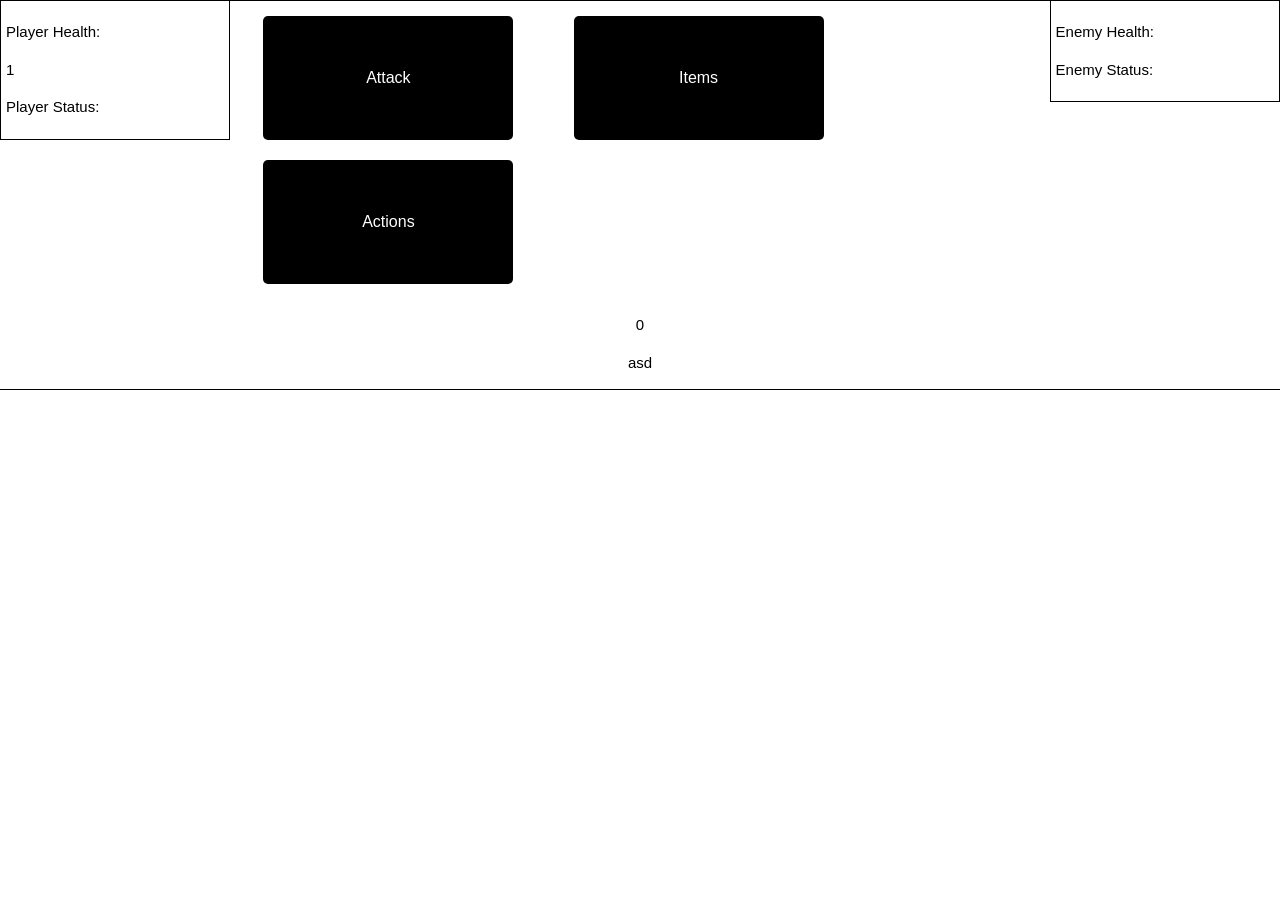
<file: index.html>
<!DOCTYPE HTML>
<html>
    <head>
		<script src="./node_modules/socket.io-client/dist/socket.io.js"></script>
		<link rel="stylesheet" href="https://www.w3schools.com/w3css/4/w3.css" />
		<link rel='stylesheet' href='./index.css' />
		<link rel='stylesheet' href='./align.css' />
    </head>

    <body>
		<div class="container" style="border-style:hidden hidden solid">
			<div class="container collumS" style="border-style:solid">
				<p>Player Health: <p id="player">1</p></p>
				<p class="button stayCenter" id="leftButton" style="display:none" onclick="loadButtons(currentList, 'left')"><</p>
				<p>Player Status: <p id="playerStatus"></p></p>
			</div>
			
			<div class="container collumM" style="border-style:solid hidden hidden" id="menu">
				<p class='button attack stayCenter' onclick="choice(1)">Attack</p>
				<p class='button attack stayCenter' onclick="choice(2)">Items</p>
				<p class='button attack stayCenter' onclick="choice(3)">Actions</p>
			</div>
			<div class="container collumS" style="border-style:solid">
				<p>Enemy Health: <p id="enemy"></p></p>
				<p class="button stayCenter" id="rightButton" style="display:none" onclick="loadButtons(currentList, 'right')">></p>
				<p>Enemy Status: <p id="enemyStatus"></p></p>
				
			</div>
			
			<div class="container" style="border-style:hidden">
				<p class="stayCenter" id="advantage">0</p>
				<p class="stayCenter" id="output">asd</p>
			</div>
		</div>
    </body>

	<head>
		<script src='./client.js'></script>
	</head>
</html>
</file>
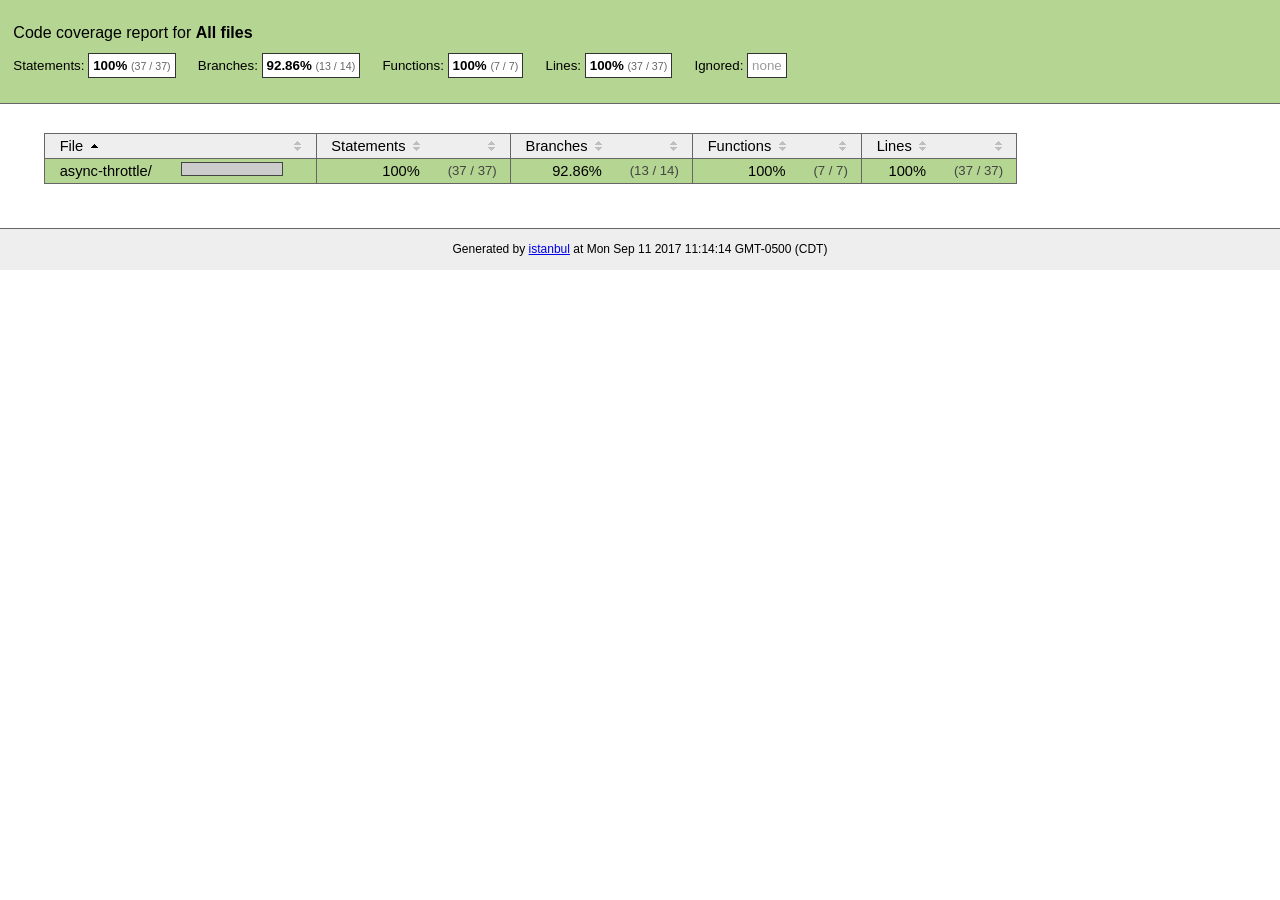
<file: node_modules/async-limiter/coverage/lcov-report/index.html>
<!doctype html>
<html lang="en">
<head>
    <title>Code coverage report for All files</title>
    <meta charset="utf-8">
    <link rel="stylesheet" href="prettify.css">
    <link rel="stylesheet" href="base.css">
    <style type='text/css'>
        div.coverage-summary .sorter {
            background-image: url(sort-arrow-sprite.png);
        }
    </style>
</head>
<body>
<div class="header high">
    <h1>Code coverage report for <span class="entity">All files</span></h1>
    <h2>
        Statements: <span class="metric">100% <small>(37 / 37)</small></span> &nbsp;&nbsp;&nbsp;&nbsp;
        Branches: <span class="metric">92.86% <small>(13 / 14)</small></span> &nbsp;&nbsp;&nbsp;&nbsp;
        Functions: <span class="metric">100% <small>(7 / 7)</small></span> &nbsp;&nbsp;&nbsp;&nbsp;
        Lines: <span class="metric">100% <small>(37 / 37)</small></span> &nbsp;&nbsp;&nbsp;&nbsp;
        Ignored: <span class="metric"><span class="ignore-none">none</span></span> &nbsp;&nbsp;&nbsp;&nbsp;
    </h2>
    <div class="path"></div>
</div>
<div class="body">
<div class="coverage-summary">
<table>
<thead>
<tr>
   <th data-col="file" data-fmt="html" data-html="true" class="file">File</th>
   <th data-col="pic" data-type="number" data-fmt="html" data-html="true" class="pic"></th>
   <th data-col="statements" data-type="number" data-fmt="pct" class="pct">Statements</th>
   <th data-col="statements_raw" data-type="number" data-fmt="html" class="abs"></th>
   <th data-col="branches" data-type="number" data-fmt="pct" class="pct">Branches</th>
   <th data-col="branches_raw" data-type="number" data-fmt="html" class="abs"></th>
   <th data-col="functions" data-type="number" data-fmt="pct" class="pct">Functions</th>
   <th data-col="functions_raw" data-type="number" data-fmt="html" class="abs"></th>
   <th data-col="lines" data-type="number" data-fmt="pct" class="pct">Lines</th>
   <th data-col="lines_raw" data-type="number" data-fmt="html" class="abs"></th>
</tr>
</thead>
<tbody><tr>
	<td class="file high" data-value="async-throttle/"><a href="async-throttle/index.html">async-throttle/</a></td>
	<td data-value="100" class="pic high"><span class="cover-fill cover-full" style="width: 100px;"></span><span class="cover-empty" style="width:0px;"></span></td>
	<td data-value="100" class="pct high">100%</td>
	<td data-value="37" class="abs high">(37&nbsp;/&nbsp;37)</td>
	<td data-value="92.86" class="pct high">92.86%</td>
	<td data-value="14" class="abs high">(13&nbsp;/&nbsp;14)</td>
	<td data-value="100" class="pct high">100%</td>
	<td data-value="7" class="abs high">(7&nbsp;/&nbsp;7)</td>
	<td data-value="100" class="pct high">100%</td>
	<td data-value="37" class="abs high">(37&nbsp;/&nbsp;37)</td>
	</tr>

</tbody>
</table>
</div>
</div>
<div class="footer">
    <div class="meta">Generated by <a href="http://istanbul-js.org/" target="_blank">istanbul</a> at Mon Sep 11 2017 11:14:14 GMT-0500 (CDT)</div>
</div>
<script src="prettify.js"></script>
<script>
window.onload = function () {
        if (typeof prettyPrint === 'function') {
            prettyPrint();
        }
};
</script>
<script src="sorter.js"></script>
</body>
</html>
</file>
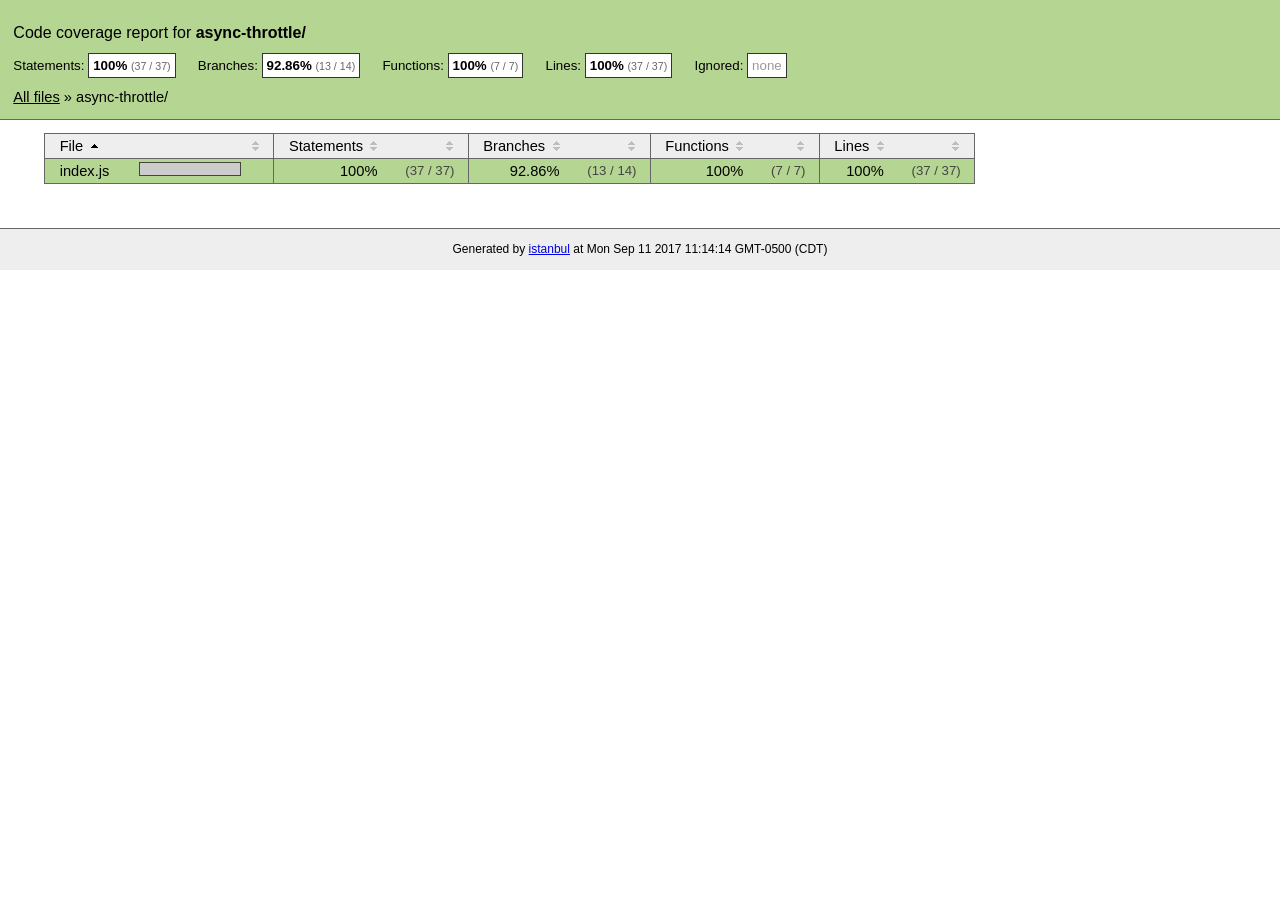
<file: node_modules/async-limiter/coverage/lcov-report/async-throttle/index.html>
<!doctype html>
<html lang="en">
<head>
    <title>Code coverage report for async-throttle/</title>
    <meta charset="utf-8">
    <link rel="stylesheet" href="../prettify.css">
    <link rel="stylesheet" href="../base.css">
    <style type='text/css'>
        div.coverage-summary .sorter {
            background-image: url(../sort-arrow-sprite.png);
        }
    </style>
</head>
<body>
<div class="header high">
    <h1>Code coverage report for <span class="entity">async-throttle/</span></h1>
    <h2>
        Statements: <span class="metric">100% <small>(37 / 37)</small></span> &nbsp;&nbsp;&nbsp;&nbsp;
        Branches: <span class="metric">92.86% <small>(13 / 14)</small></span> &nbsp;&nbsp;&nbsp;&nbsp;
        Functions: <span class="metric">100% <small>(7 / 7)</small></span> &nbsp;&nbsp;&nbsp;&nbsp;
        Lines: <span class="metric">100% <small>(37 / 37)</small></span> &nbsp;&nbsp;&nbsp;&nbsp;
        Ignored: <span class="metric"><span class="ignore-none">none</span></span> &nbsp;&nbsp;&nbsp;&nbsp;
    </h2>
    <div class="path"><a href="../index.html">All files</a> &#187; async-throttle/</div>
</div>
<div class="body">
<div class="coverage-summary">
<table>
<thead>
<tr>
   <th data-col="file" data-fmt="html" data-html="true" class="file">File</th>
   <th data-col="pic" data-type="number" data-fmt="html" data-html="true" class="pic"></th>
   <th data-col="statements" data-type="number" data-fmt="pct" class="pct">Statements</th>
   <th data-col="statements_raw" data-type="number" data-fmt="html" class="abs"></th>
   <th data-col="branches" data-type="number" data-fmt="pct" class="pct">Branches</th>
   <th data-col="branches_raw" data-type="number" data-fmt="html" class="abs"></th>
   <th data-col="functions" data-type="number" data-fmt="pct" class="pct">Functions</th>
   <th data-col="functions_raw" data-type="number" data-fmt="html" class="abs"></th>
   <th data-col="lines" data-type="number" data-fmt="pct" class="pct">Lines</th>
   <th data-col="lines_raw" data-type="number" data-fmt="html" class="abs"></th>
</tr>
</thead>
<tbody><tr>
	<td class="file high" data-value="index.js"><a href="index.js.html">index.js</a></td>
	<td data-value="100" class="pic high"><span class="cover-fill cover-full" style="width: 100px;"></span><span class="cover-empty" style="width:0px;"></span></td>
	<td data-value="100" class="pct high">100%</td>
	<td data-value="37" class="abs high">(37&nbsp;/&nbsp;37)</td>
	<td data-value="92.86" class="pct high">92.86%</td>
	<td data-value="14" class="abs high">(13&nbsp;/&nbsp;14)</td>
	<td data-value="100" class="pct high">100%</td>
	<td data-value="7" class="abs high">(7&nbsp;/&nbsp;7)</td>
	<td data-value="100" class="pct high">100%</td>
	<td data-value="37" class="abs high">(37&nbsp;/&nbsp;37)</td>
	</tr>

</tbody>
</table>
</div>
</div>
<div class="footer">
    <div class="meta">Generated by <a href="http://istanbul-js.org/" target="_blank">istanbul</a> at Mon Sep 11 2017 11:14:14 GMT-0500 (CDT)</div>
</div>
<script src="../prettify.js"></script>
<script>
window.onload = function () {
        if (typeof prettyPrint === 'function') {
            prettyPrint();
        }
};
</script>
<script src="../sorter.js"></script>
</body>
</html>
</file>
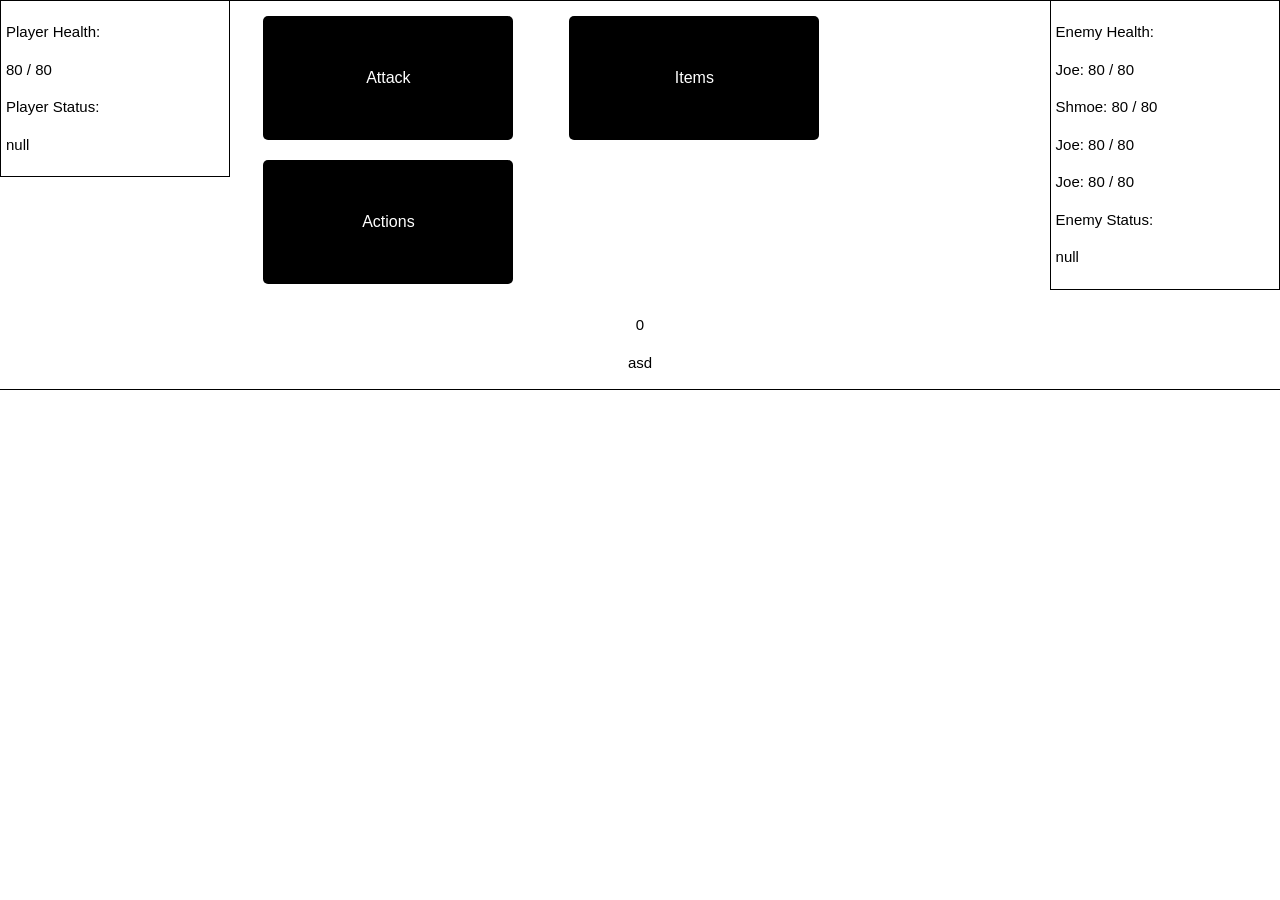
<file: socketless.html>
<!DOCTYPE HTML>
<html>
    <head>
		<link rel="stylesheet" href="https://www.w3schools.com/w3css/4/w3.css" />
		<link rel='stylesheet' href='./index.css' />
		<link rel='stylesheet' href='./align.css' />
    </head>

    <body>
		<div class="container" style="border-style:hidden hidden solid">
			<div class="container collumS" style="border-style:solid">
				<p>Player Health: <p id="player">1</p></p>
				<p class="button stayCenter" id="leftButton" style="display:none" onclick="loadButtons(currentList, 'left')"><</p>
				<p>Player Status: <p id="playerStatus">null</p></p>
			</div>
			
			<div class="container collumM" style="border-style:solid hidden hidden" id="menu">
				<p class='button attack stayCenter' onclick="choice(1)">Attack</p>
				<p class='button attack stayCenter' onclick="choice(2)">Items</p>
				<p class='button attack stayCenter' onclick="choice(3)">Actions</p>
			</div>
			<div class="container collumS" style="border-style:solid">
				<p>Enemy Health: <p id="enemy"></p></p>
				<p class="button stayCenter" id="rightButton" style="display:none" onclick="loadButtons(currentList, 'right')">></p>
				<p>Enemy Status: <p id="enemyStatus">null</p></p>
				
			</div>
			
			<div class="container" style="border-style:hidden">
				<p class="stayCenter" id="advantage">0</p>
				<p class="stayCenter" id="output">asd</p>
			</div>
		</div>
    </body>

	<head>
		<script src='./clientSocketless.js'></script>
	</head>
</html>
</file>
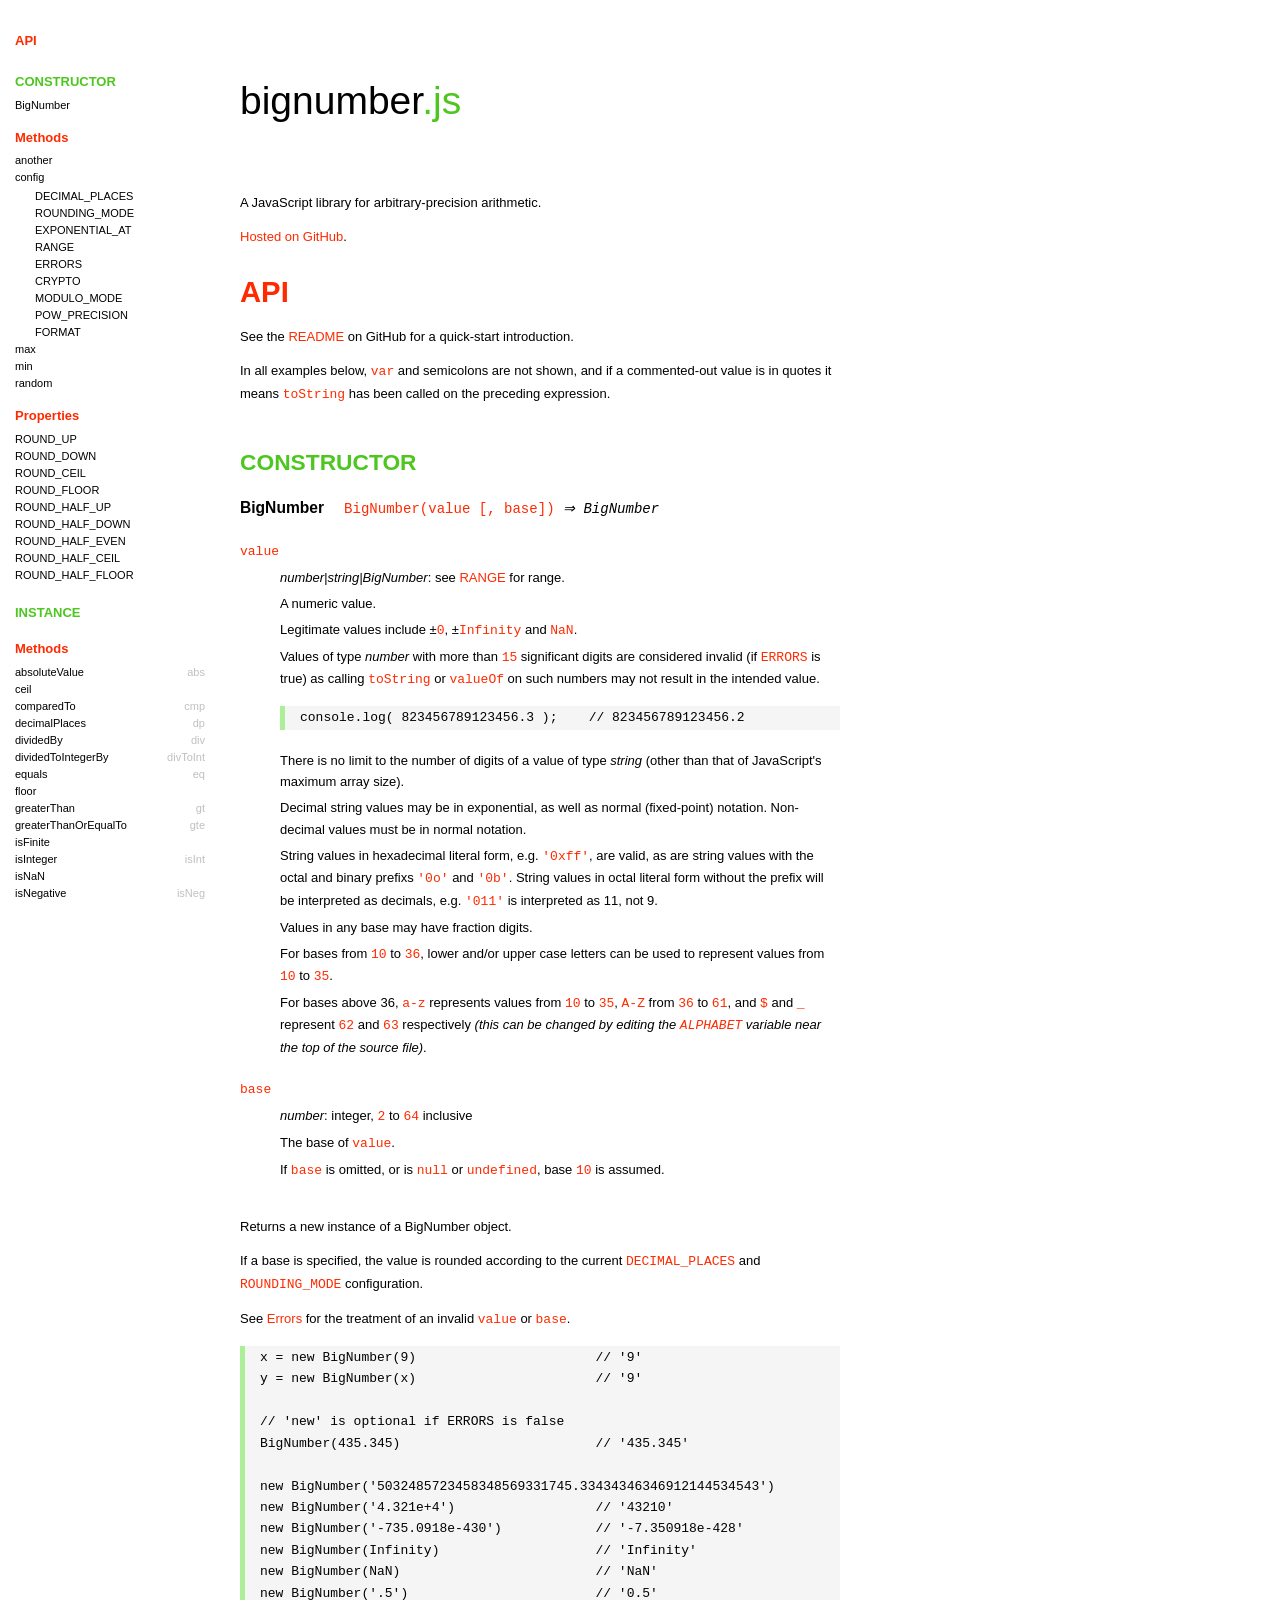
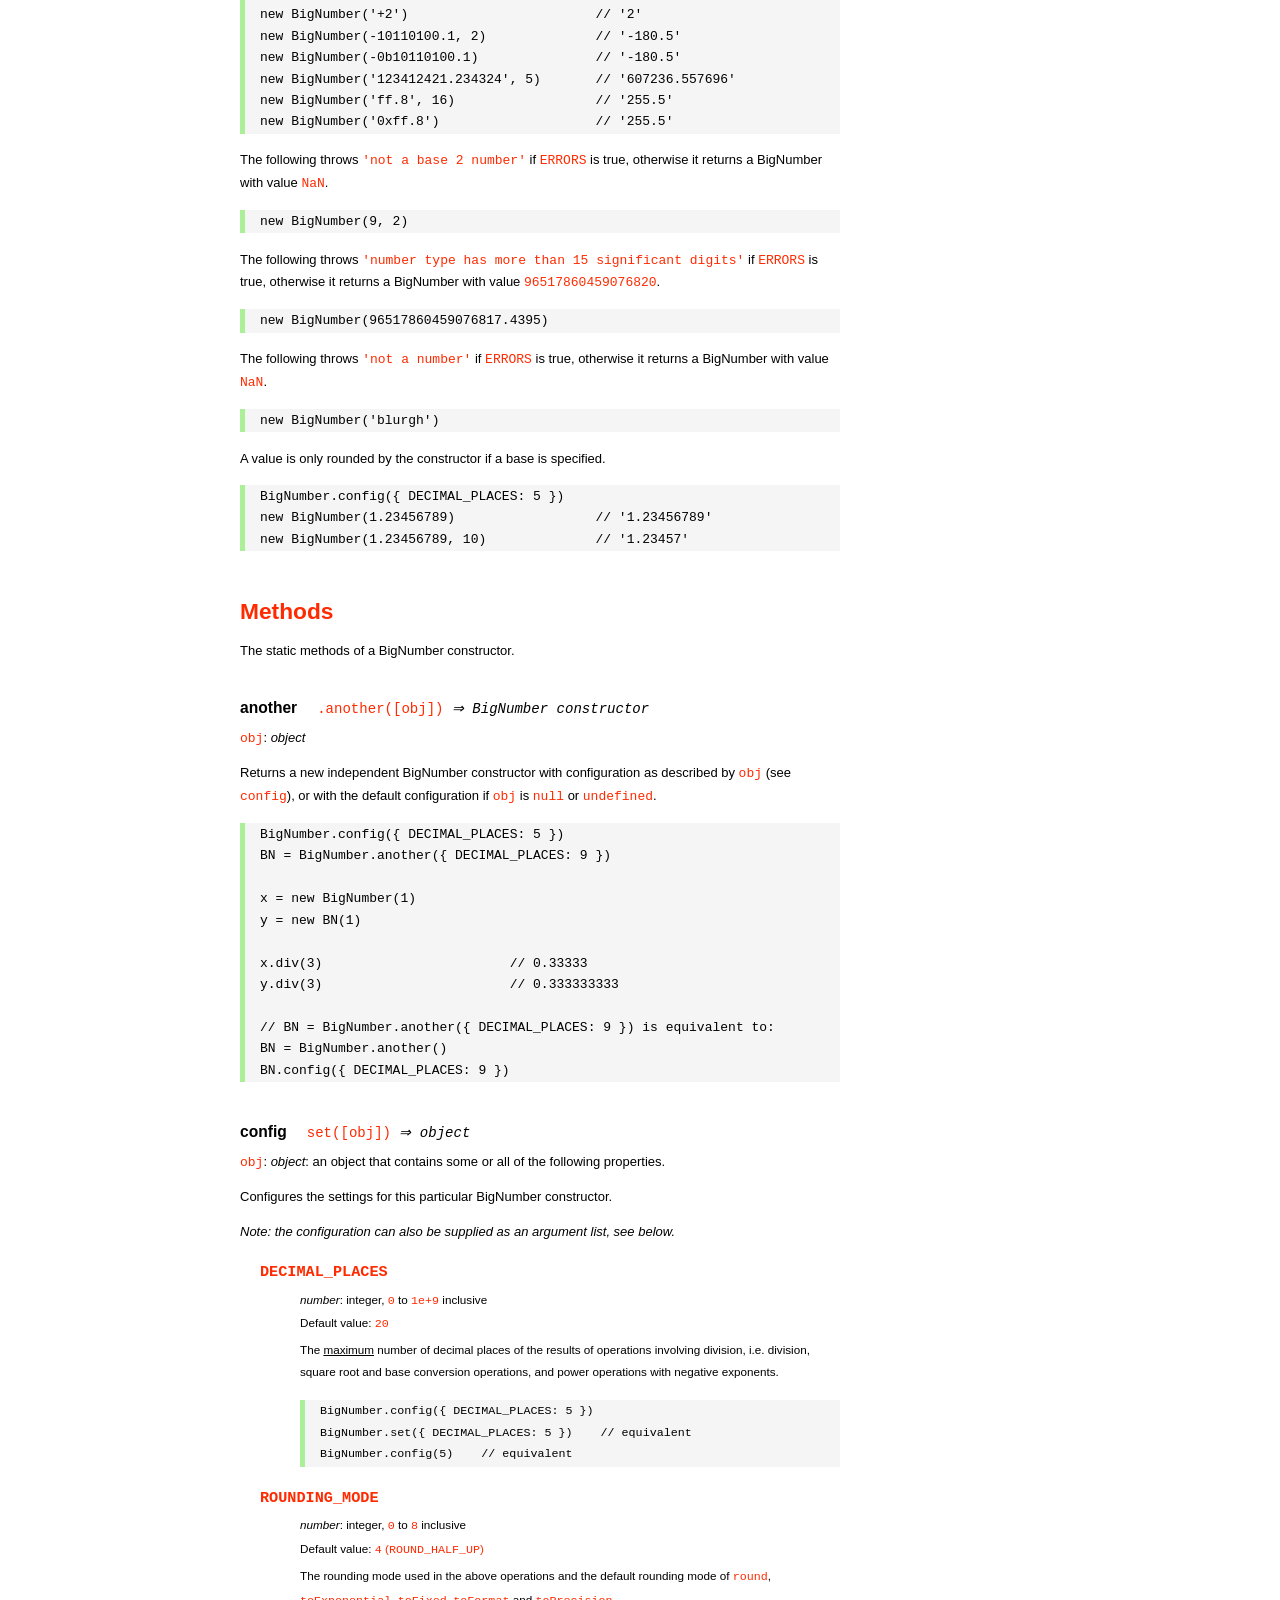
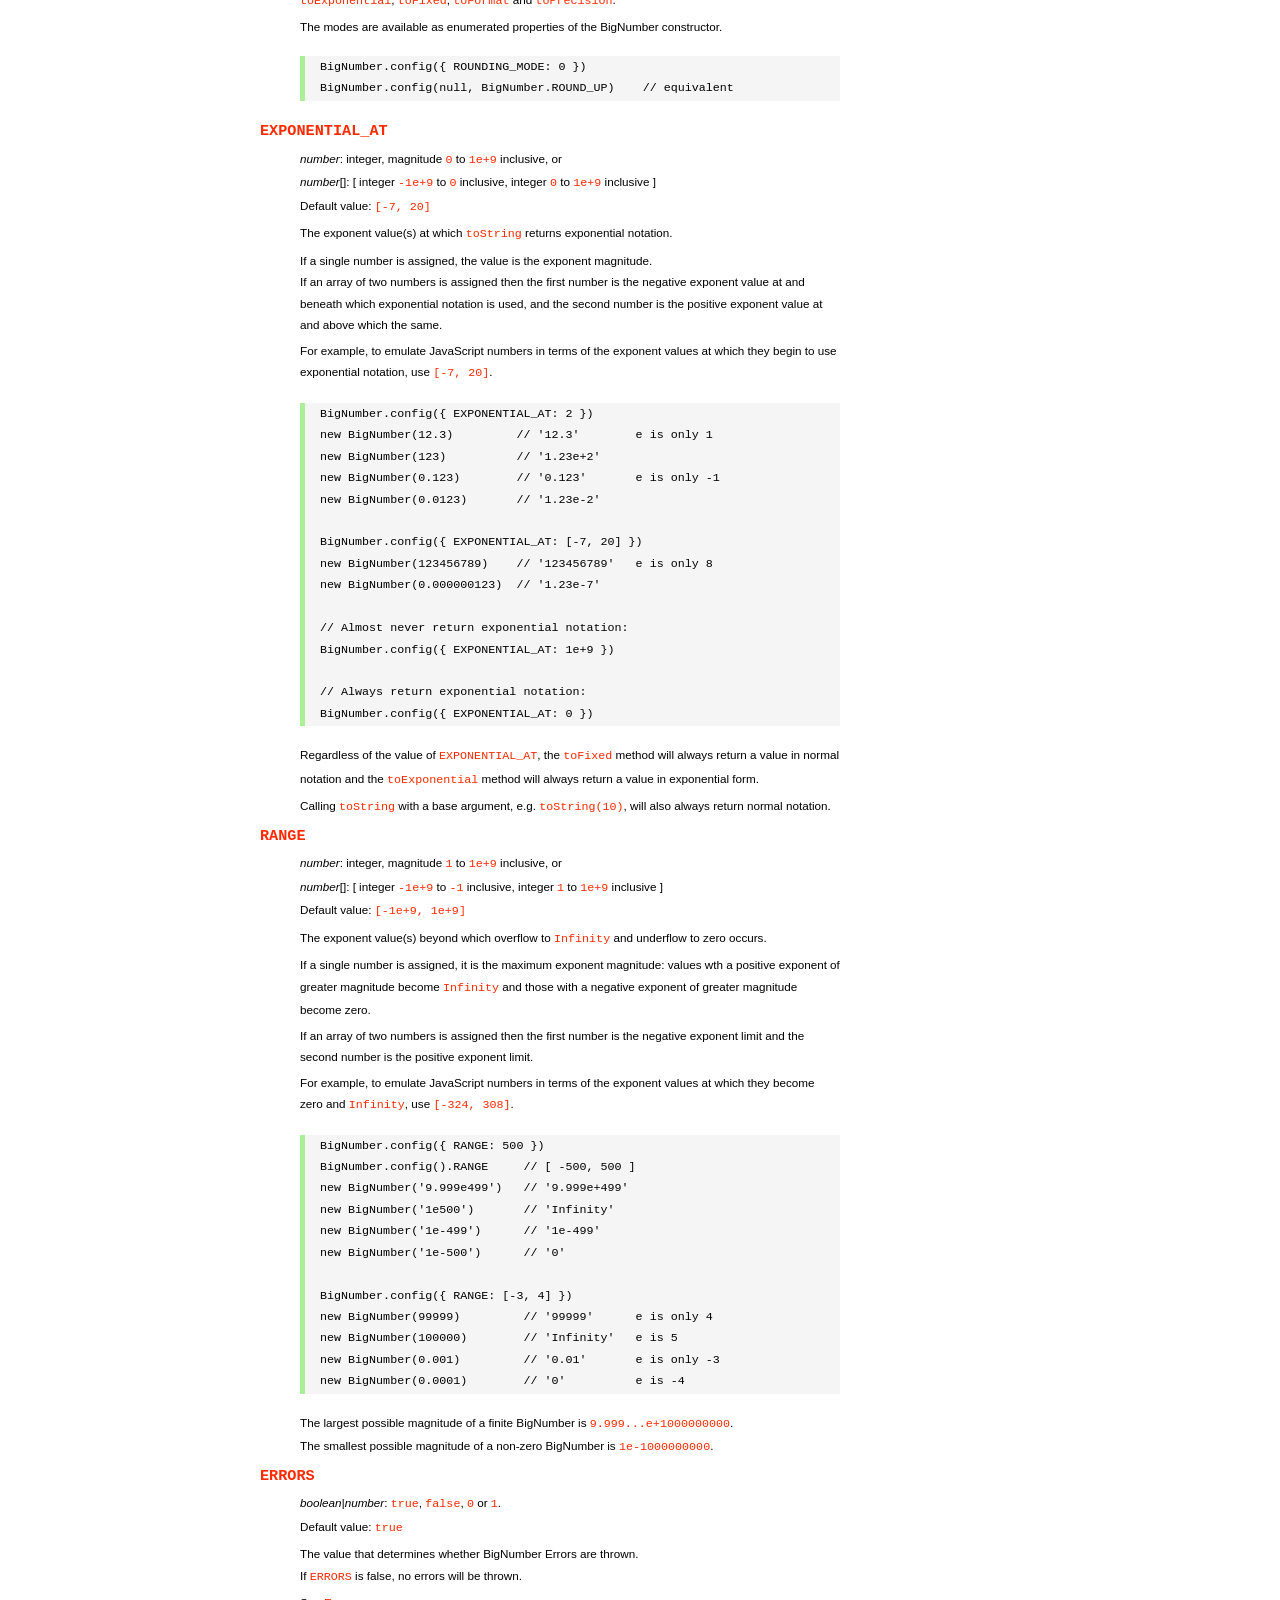
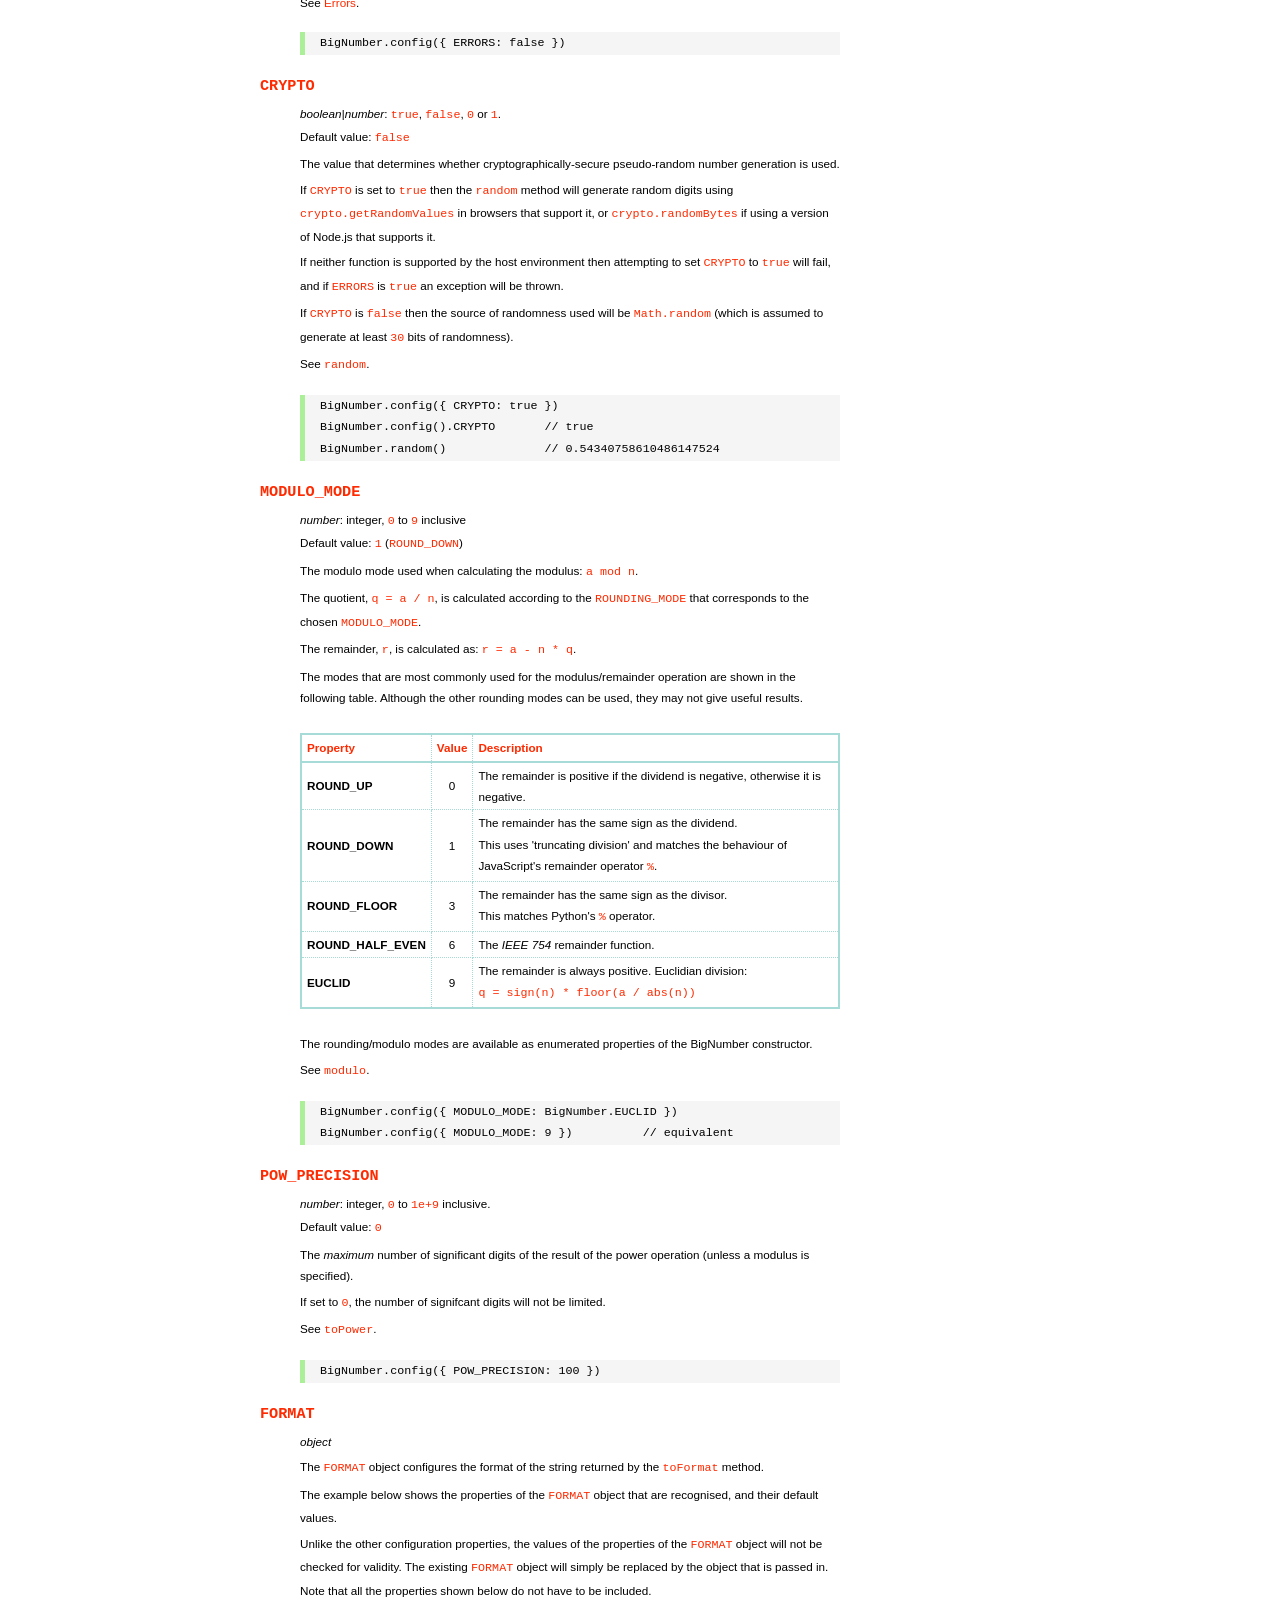
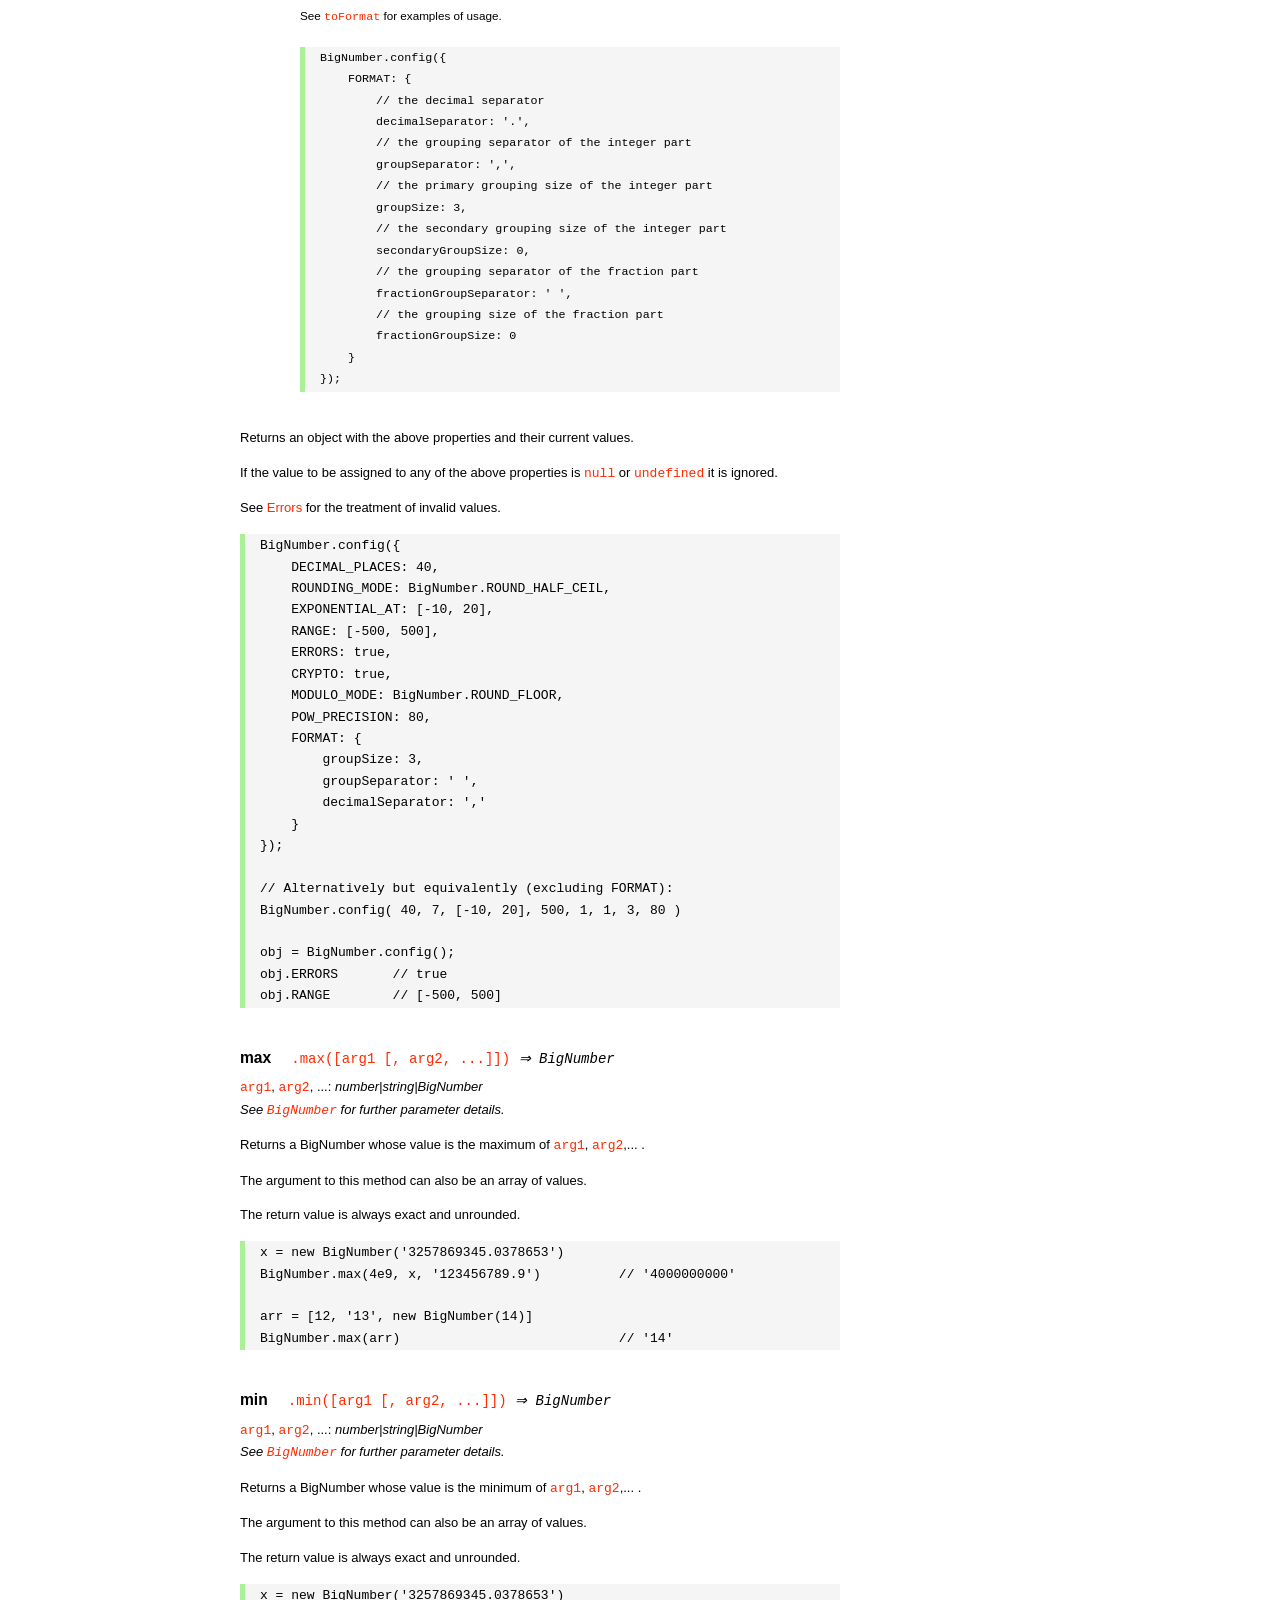
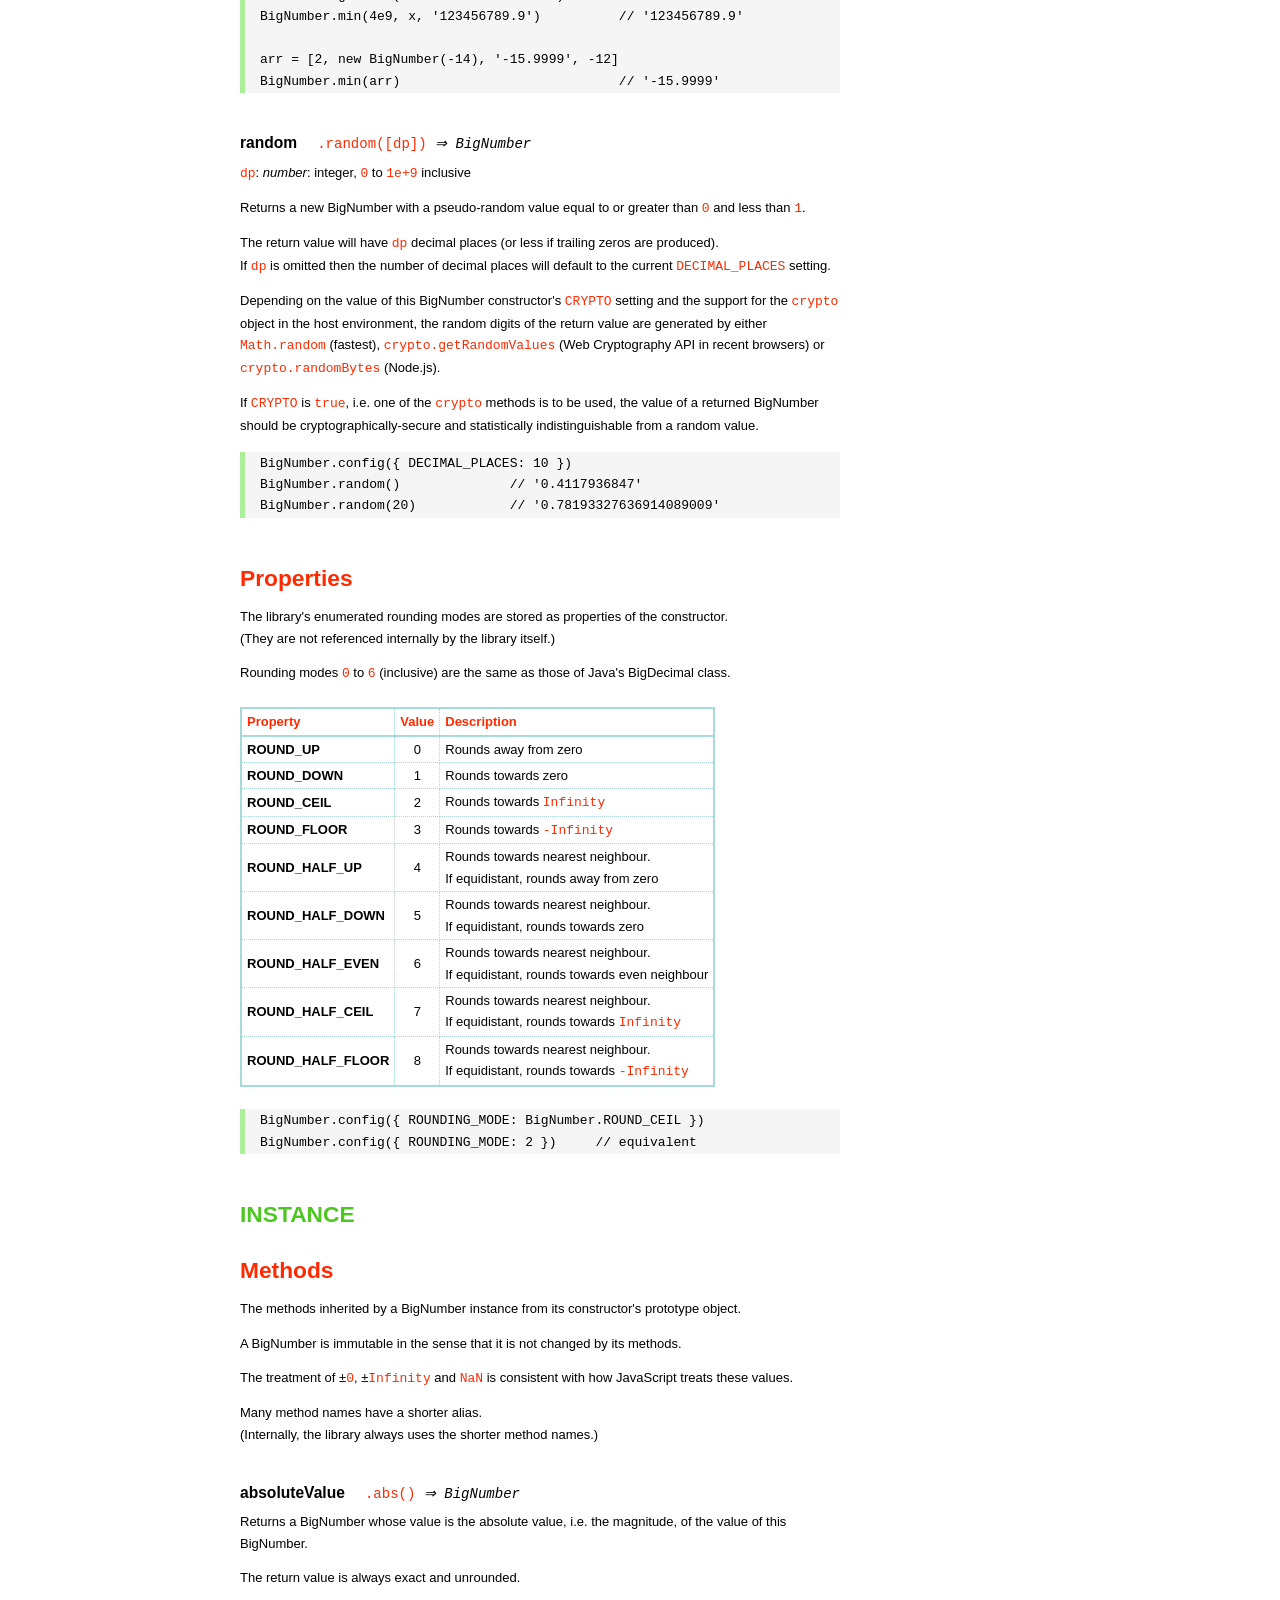
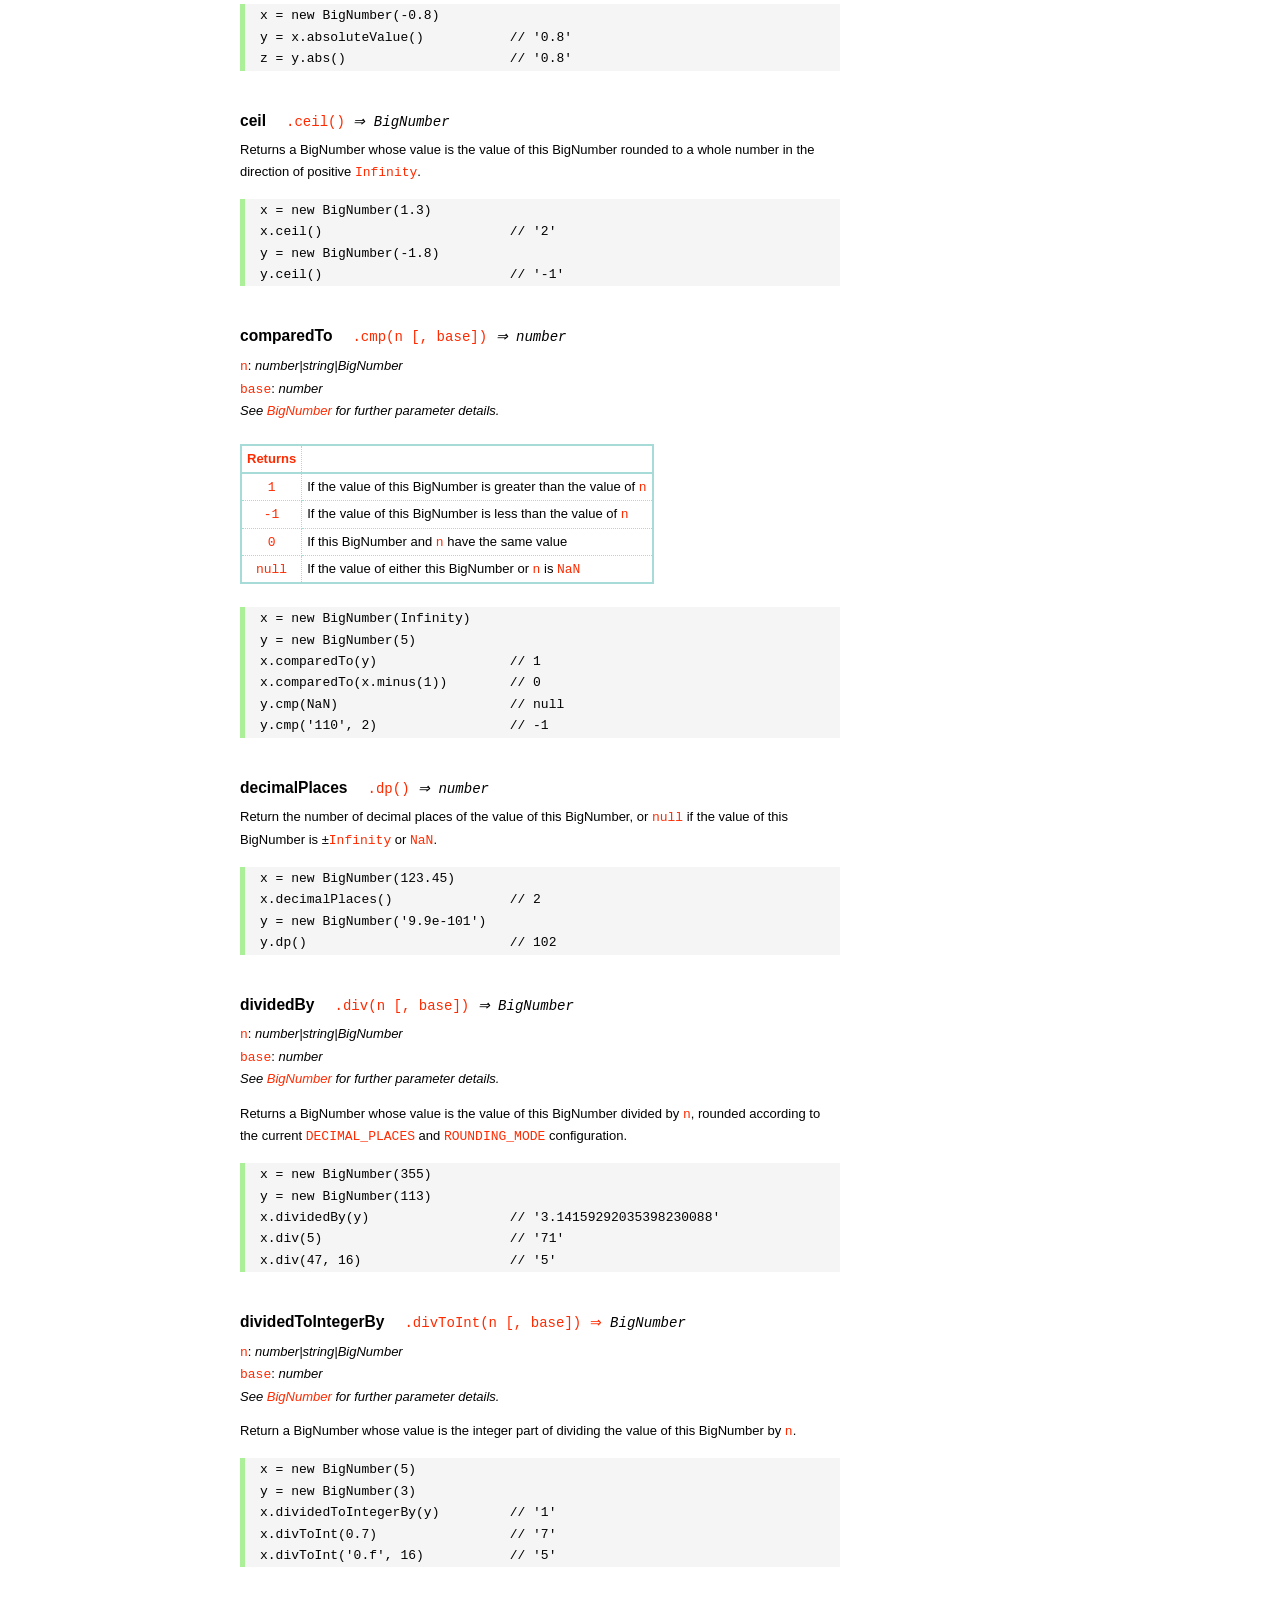
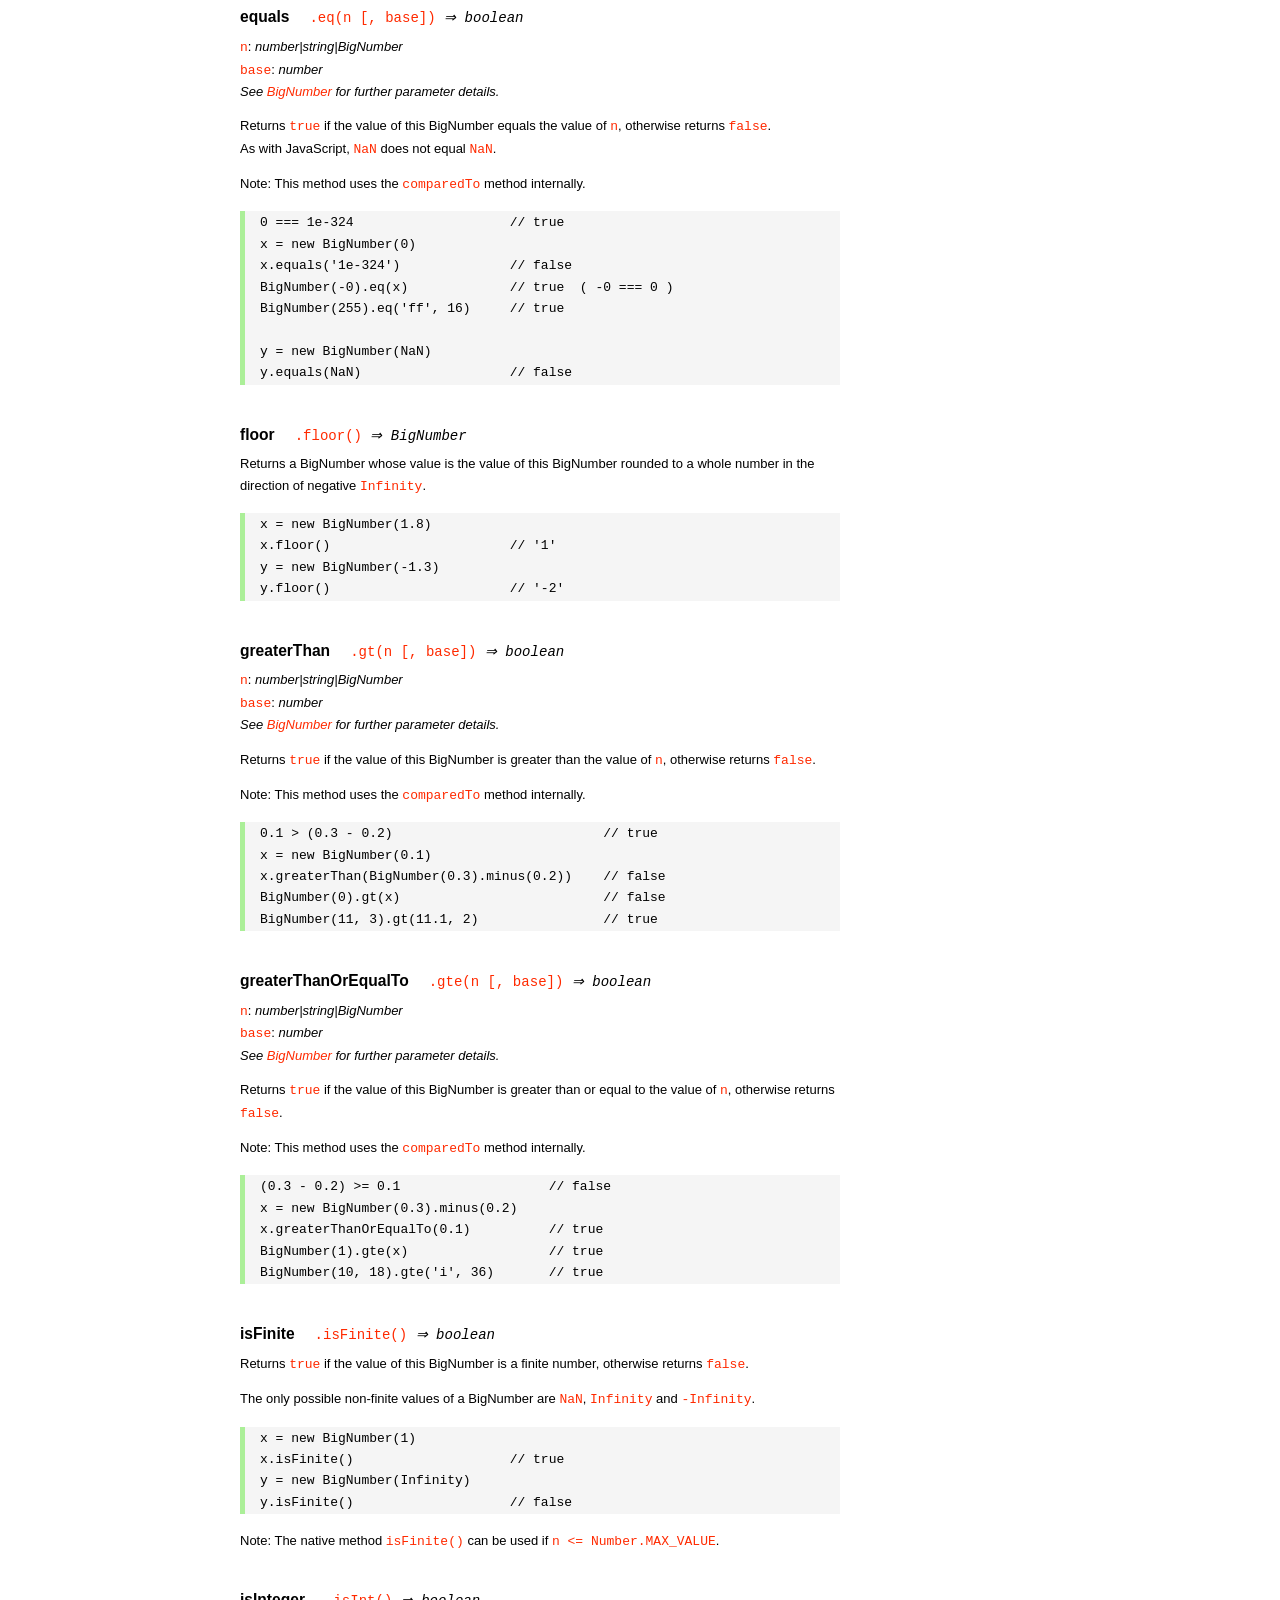
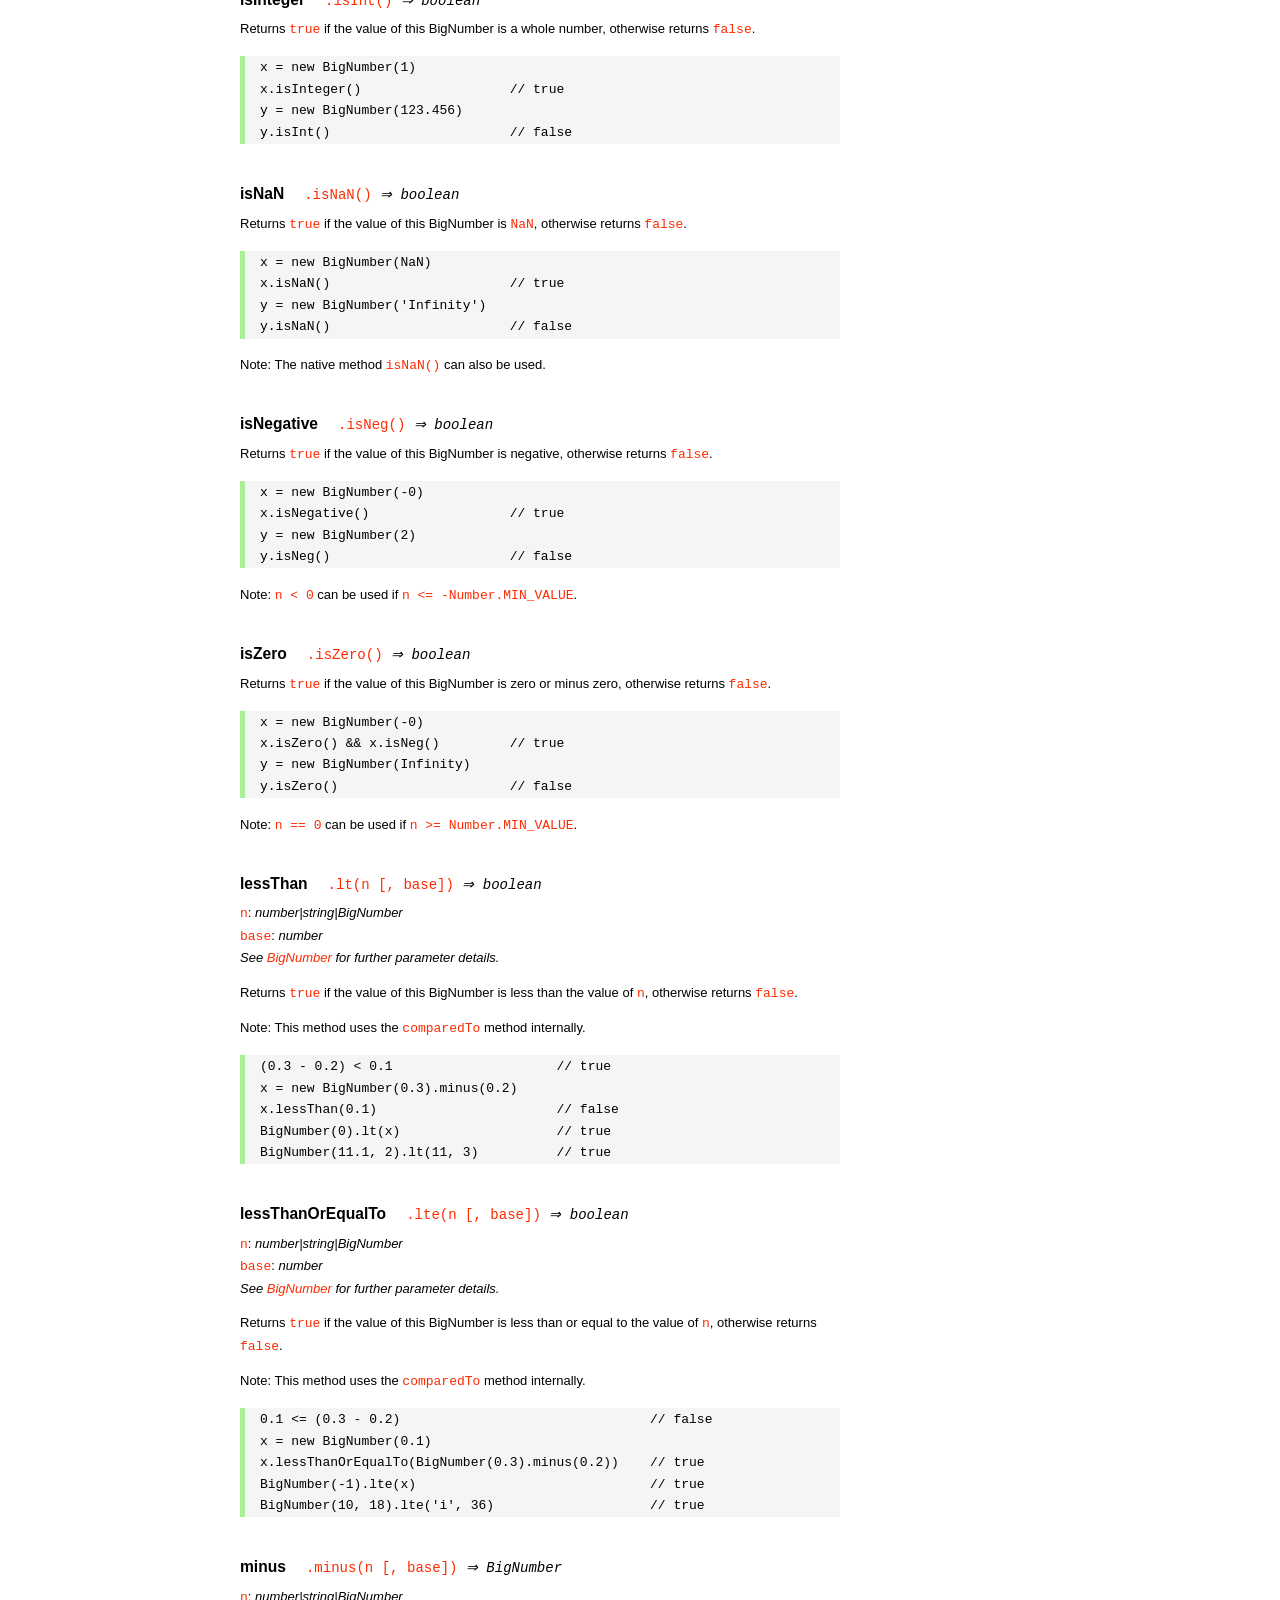
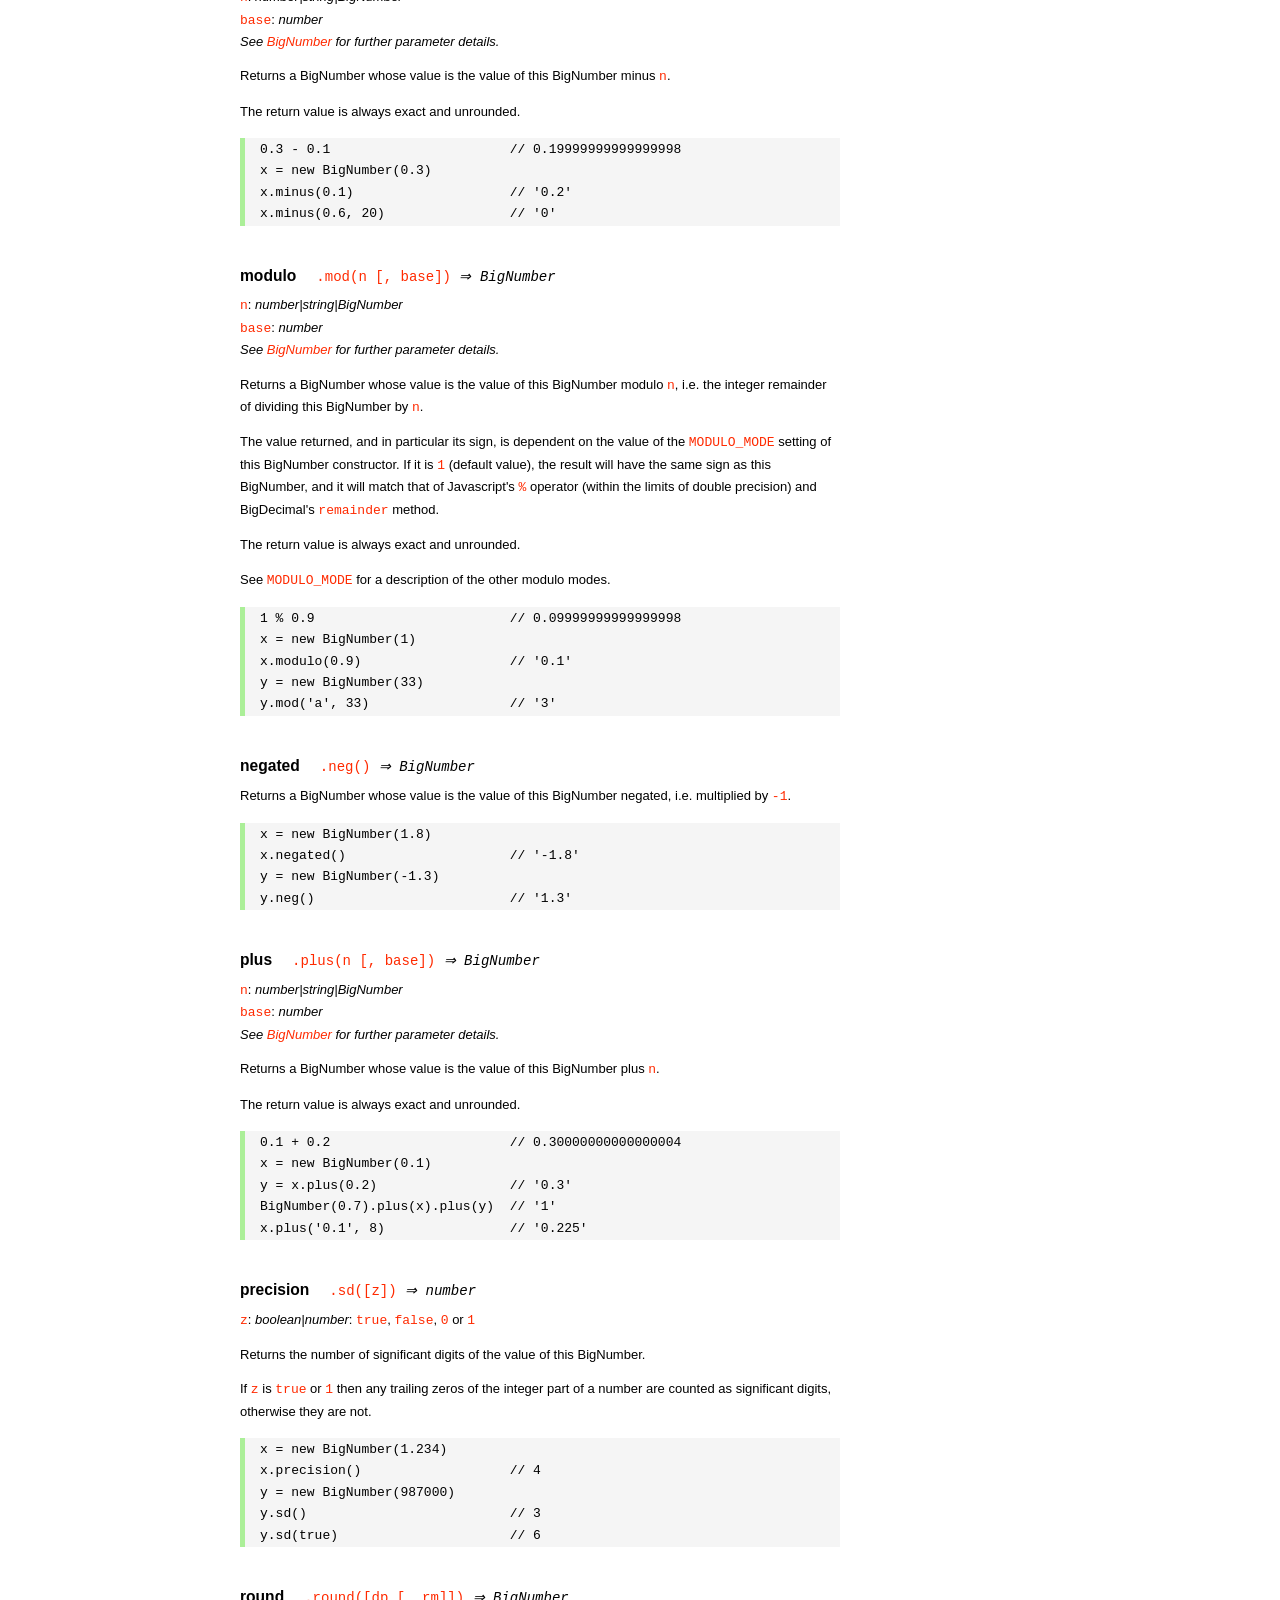
<file: node_modules/bignumber.js/doc/API.html>
<!DOCTYPE HTML>
<html>
<head>
<meta charset="utf-8">
<meta http-equiv="X-UA-Compatible" content="IE=edge">
<meta name="Author" content="M Mclaughlin">
<title>bignumber.js API</title>
<style>
html{font-size:100%}
body{background:#fff;font-family:"Helvetica Neue",Helvetica,Arial,sans-serif;font-size:13px;
  line-height:1.65em;min-height:100%;margin:0}
body,i{color:#000}
.nav{background:#fff;position:fixed;top:0;bottom:0;left:0;width:200px;overflow-y:auto;
  padding:15px 0 30px 15px}
div.container{width:600px;margin:50px 0 50px 240px}
p{margin:0 0 1em;width:600px}
pre,ul{margin:1em 0}
h1,h2,h3,h4,h5{margin:0;padding:1.5em 0 0}
h1,h2{padding:.75em 0}
h1{font:400 3em Verdana,sans-serif;color:#000;margin-bottom:1em}
h2{font-size:2.25em;color:#ff2a00}
h3{font-size:1.75em;color:#4dc71f}
h4{font-size:1.75em;color:#ff2a00;padding-bottom:.75em}
h5{font-size:1.2em;margin-bottom:.4em}
h6{font-size:1.1em;margin-bottom:0.8em;padding:0.5em 0}
dd{padding-top:.35em}
dt{padding-top:.5em}
b{font-weight:700}
dt b{font-size:1.3em}
a,a:visited{color:#ff2a00;text-decoration:none}
a:active,a:hover{outline:0;text-decoration:underline}
.nav a,.nav b,.nav a:visited{display:block;color:#ff2a00;font-weight:700; margin-top:15px}
.nav b{color:#4dc71f;margin-top:20px;cursor:default;width:auto}
ul{list-style-type:none;padding:0 0 0 20px}
.nav ul{line-height:14px;padding-left:0;margin:5px 0 0}
.nav ul a,.nav ul a:visited,span{display:inline;color:#000;font-family:Verdana,Geneva,sans-serif;
  font-size:11px;font-weight:400;margin:0}
.inset,ul.inset{margin-left:20px}
.inset{font-size:.9em}
.nav li{width:auto;margin:0 0 3px}
.alias{font-style:italic;margin-left:20px}
table{border-collapse:collapse;border-spacing:0;border:2px solid #a7dbd8;margin:1.75em 0;padding:0}
td,th{text-align:left;margin:0;padding:2px 5px;border:1px dotted #a7dbd8}
th{border-top:2px solid #a7dbd8;border-bottom:2px solid #a7dbd8;color:#ff2a00}
code,pre{font-family:Consolas, monaco, monospace;font-weight:400}
pre{background:#f5f5f5;white-space:pre-wrap;word-wrap:break-word;border-left:5px solid #abef98;
  padding:1px 0 1px 15px;margin:1.2em 0}
code,.nav-title{color:#ff2a00}
.end{margin-bottom:25px}
.centre{text-align:center}
.error-table{font-size:13px;width:100%}
#faq{margin:3em 0 0}
li span{float:right;margin-right:10px;color:#c0c0c0}
#js{font:inherit;color:#4dc71f}
</style>
</head>
<body>

  <div class="nav">

    <a class='nav-title' href="#">API</a>

    <b> CONSTRUCTOR </b>
    <ul>
      <li><a href="#bignumber">BigNumber</a></li>
    </ul>

    <a href="#methods">Methods</a>
    <ul>
      <li><a href="#another">another</a></li>
      <li><a href="#config" >config</a></li>
      <li>
        <ul class="inset">
          <li><a href="#decimal-places">DECIMAL_PLACES</a></li>
          <li><a href="#rounding-mode" >ROUNDING_MODE</a></li>
          <li><a href="#exponential-at">EXPONENTIAL_AT</a></li>
          <li><a href="#range"         >RANGE</a></li>
          <li><a href="#errors"        >ERRORS</a></li>
          <li><a href="#crypto"        >CRYPTO</a></li>
          <li><a href="#modulo-mode"   >MODULO_MODE</a></li>
          <li><a href="#pow-precision" >POW_PRECISION</a></li>
          <li><a href="#format"        >FORMAT</a></li>
        </ul>
      </li>
      <li><a href="#max"   >max</a></li>
      <li><a href="#min"   >min</a></li>
      <li><a href="#random">random</a></li>
    </ul>

    <a href="#constructor-properties">Properties</a>
    <ul>
      <li><a href="#round-up"        >ROUND_UP</a></li>
      <li><a href="#round-down"      >ROUND_DOWN</a></li>
      <li><a href="#round-ceil"      >ROUND_CEIL</a></li>
      <li><a href="#round-floor"     >ROUND_FLOOR</a></li>
      <li><a href="#round-half-up"   >ROUND_HALF_UP</a></li>
      <li><a href="#round-half-down" >ROUND_HALF_DOWN</a></li>
      <li><a href="#round-half-even" >ROUND_HALF_EVEN</a></li>
      <li><a href="#round-half-ceil" >ROUND_HALF_CEIL</a></li>
      <li><a href="#round-half-floor">ROUND_HALF_FLOOR</a></li>
    </ul>

    <b> INSTANCE </b>

    <a href="#prototype-methods">Methods</a>
    <ul>
      <li><a href="#abs"    >absoluteValue       </a><span>abs</span>     </li>
      <li><a href="#ceil"   >ceil                </a>                     </li>
      <li><a href="#cmp"    >comparedTo          </a><span>cmp</span>     </li>
      <li><a href="#dp"     >decimalPlaces       </a><span>dp</span>      </li>
      <li><a href="#div"    >dividedBy           </a><span>div</span>     </li>
      <li><a href="#divInt" >dividedToIntegerBy  </a><span>divToInt</span></li>
      <li><a href="#eq"     >equals              </a><span>eq</span>      </li>
      <li><a href="#floor"  >floor               </a>                     </li>
      <li><a href="#gt"     >greaterThan         </a><span>gt</span>      </li>
      <li><a href="#gte"    >greaterThanOrEqualTo</a><span>gte</span>     </li>
      <li><a href="#isF"    >isFinite            </a>                     </li>
      <li><a href="#isInt"  >isInteger           </a><span>isInt</span>   </li>
      <li><a href="#isNaN"  >isNaN               </a>                     </li>
      <li><a href="#isNeg"  >isNegative          </a><span>isNeg</span>   </li>
      <li><a href="#isZ"    >isZero              </a>                     </li>
      <li><a href="#lt"     >lessThan            </a><span>lt</span>      </li>
      <li><a href="#lte"    >lessThanOrEqualTo   </a><span>lte</span>     </li>
      <li><a href="#minus"  >minus               </a><span>sub</span>     </li>
      <li><a href="#mod"    >modulo              </a><span>mod</span>     </li>
      <li><a href="#neg"    >negated             </a><span>neg</span>     </li>
      <li><a href="#plus"   >plus                </a><span>add</span>     </li>
      <li><a href="#sd"     >precision           </a><span>sd</span>      </li>
      <li><a href="#round"  >round               </a>                     </li>
      <li><a href="#shift"  >shift               </a>                     </li>
      <li><a href="#sqrt"   >squareRoot          </a><span>sqrt</span>    </li>
      <li><a href="#times"  >times               </a><span>mul</span>     </li>
      <li><a href="#toD"    >toDigits            </a>                     </li>
      <li><a href="#toE"    >toExponential       </a>                     </li>
      <li><a href="#toFix"  >toFixed             </a>                     </li>
      <li><a href="#toFor"  >toFormat            </a>                     </li>
      <li><a href="#toFr"   >toFraction          </a>                     </li>
      <li><a href="#toJSON" >toJSON              </a>                     </li>
      <li><a href="#toN"    >toNumber            </a>                     </li>
      <li><a href="#pow"    >toPower             </a><span>pow</span>     </li>
      <li><a href="#toP"    >toPrecision         </a>                     </li>
      <li><a href="#toS"    >toString            </a>                     </li>
      <li><a href="#trunc"  >truncated           </a><span>trunc</span>   </li>
      <li><a href="#valueOf">valueOf             </a>                     </li>
    </ul>

    <a href="#instance-properties">Properties</a>
    <ul>
      <li><a href="#coefficient">c: coefficient</a></li>
      <li><a href="#exponent"   >e: exponent</a></li>
      <li><a href="#sign"       >s: sign</a></li>
      <li><a href="#isbig"      >isBigNumber</a></li>
    </ul>

    <a href="#zero-nan-infinity">Zero, NaN &amp; Infinity</a>
    <a href="#Errors">Errors</a>
    <a class='end' href="#faq">FAQ</a>

  </div>

  <div class="container">

    <h1>bignumber<span id='js'>.js</span></h1>

    <p>A JavaScript library for arbitrary-precision arithmetic.</p>
    <p><a href="https://github.com/MikeMcl/bignumber.js">Hosted on GitHub</a>. </p>

    <h2>API</h2>

    <p>
      See the <a href='https://github.com/MikeMcl/bignumber.js'>README</a> on GitHub for a
      quick-start introduction.
    </p>
    <p>
      In all examples below, <code>var</code> and semicolons are not shown, and if a commented-out
      value is in quotes it means <code>toString</code> has been called on the preceding expression.
    </p>


    <h3>CONSTRUCTOR</h3>

    <h5 id="bignumber">
      BigNumber<code class='inset'>BigNumber(value [, base]) <i>&rArr; BigNumber</i></code>
    </h5>
    <dl>
      <dt><code>value</code></dt>
      <dd>
        <i>number|string|BigNumber</i>: see <a href='#range'>RANGE</a> for
        range.
      </dd>
      <dd>
        A numeric value.
      </dd>
      <dd>
        Legitimate values include &plusmn;<code>0</code>, &plusmn;<code>Infinity</code> and
        <code>NaN</code>.
      </dd>
      <dd>
        Values of type <em>number</em> with more than <code>15</code> significant digits are
        considered invalid (if <a href='#errors'><code>ERRORS</code></a> is true) as calling
        <code><a href='#toS'>toString</a></code> or <code><a href='#valueOf'>valueOf</a></code> on
        such numbers may not result in the intended value.
        <pre>console.log( 823456789123456.3 );    // 823456789123456.2</pre>
      </dd>
      <dd>
        There is no limit to the number of digits of a value of type <em>string</em> (other than
        that of JavaScript's maximum array size).
      </dd>
      <dd>
        Decimal string values may be in exponential, as well as normal (fixed-point) notation.
        Non-decimal values must be in normal notation.
      </dd>
      <dd>
        String values in hexadecimal literal form, e.g. <code>'0xff'</code>, are valid, as are
        string values with the octal and binary prefixs <code>'0o'</code> and <code>'0b'</code>.
        String values in octal literal form without the prefix will be interpreted as
        decimals, e.g. <code>'011'</code> is interpreted as 11, not 9.
      </dd>
      <dd>Values in any base may have fraction digits.</dd>
      <dd>
        For bases from <code>10</code> to <code>36</code>, lower and/or upper case letters can be
        used to represent values from <code>10</code> to <code>35</code>.
      </dd>
      <dd>
        For bases above 36, <code>a-z</code> represents values from <code>10</code> to
        <code>35</code>, <code>A-Z</code> from <code>36</code> to <code>61</code>, and
        <code>$</code> and <code>_</code> represent <code>62</code> and <code>63</code> respectively
        <i>(this can be changed by editing the <code>ALPHABET</code> variable near the top of the
        source file)</i>.
      </dd>
    </dl>
    <dl>
      <dt><code>base</code></dt>
      <dd>
        <i>number</i>: integer, <code>2</code> to <code>64</code> inclusive
      </dd>
      <dd>The base of <code>value</code>.</dd>
      <dd>
        If <code>base</code> is omitted, or is <code>null</code> or <code>undefined</code>, base
        <code>10</code> is assumed.
      </dd>
    </dl>
    <br />
    <p>Returns a new instance of a BigNumber object.</p>
    <p>
      If a base is specified, the value is rounded according to
      the current <a href='#decimal-places'><code>DECIMAL_PLACES</code></a> and
      <a href='#rounding-mode'><code>ROUNDING_MODE</code></a> configuration.
    </p>
    <p>
      See <a href='#Errors'>Errors</a> for the treatment of an invalid <code>value</code> or
      <code>base</code>.
    </p>
    <pre>
x = new BigNumber(9)                       // '9'
y = new BigNumber(x)                       // '9'

// 'new' is optional if ERRORS is false
BigNumber(435.345)                         // '435.345'

new BigNumber('5032485723458348569331745.33434346346912144534543')
new BigNumber('4.321e+4')                  // '43210'
new BigNumber('-735.0918e-430')            // '-7.350918e-428'
new BigNumber(Infinity)                    // 'Infinity'
new BigNumber(NaN)                         // 'NaN'
new BigNumber('.5')                        // '0.5'
new BigNumber('+2')                        // '2'
new BigNumber(-10110100.1, 2)              // '-180.5'
new BigNumber(-0b10110100.1)               // '-180.5'
new BigNumber('123412421.234324', 5)       // '607236.557696'
new BigNumber('ff.8', 16)                  // '255.5'
new BigNumber('0xff.8')                    // '255.5'</pre>
    <p>
      The following throws <code>'not a base 2 number'</code> if
      <a href='#errors'><code>ERRORS</code></a> is true, otherwise it returns a BigNumber with value
      <code>NaN</code>.
    </p>
    <pre>new BigNumber(9, 2)</pre>
    <p>
      The following throws <code>'number type has more than 15 significant digits'</code> if
      <a href='#errors'><code>ERRORS</code></a> is true, otherwise it returns a BigNumber with value
      <code>96517860459076820</code>.
    </p>
    <pre>new BigNumber(96517860459076817.4395)</pre>
    <p>
      The following throws <code>'not a number'</code> if <a href='#errors'><code>ERRORS</code></a>
      is true, otherwise it returns a BigNumber with value <code>NaN</code>.
    </p>
    <pre>new BigNumber('blurgh')</pre>
    <p>
      A value is only rounded by the constructor if a base is specified.
    </p>
    <pre>BigNumber.config({ DECIMAL_PLACES: 5 })
new BigNumber(1.23456789)                  // '1.23456789'
new BigNumber(1.23456789, 10)              // '1.23457'</pre>



    <h4 id="methods">Methods</h4>
     <p>The static methods of a BigNumber constructor.</p>




    <h5 id="another">
       another<code class='inset'>.another([obj]) <i>&rArr; BigNumber constructor</i></code>
    </h5>
    <p><code>obj</code>: <i>object</i></p>
    <p>
      Returns a new independent BigNumber constructor with configuration as described by
      <code>obj</code> (see <a href='#config'><code>config</code></a>), or with the default
      configuration if <code>obj</code> is <code>null</code> or <code>undefined</code>.
    </p>
    <pre>BigNumber.config({ DECIMAL_PLACES: 5 })
BN = BigNumber.another({ DECIMAL_PLACES: 9 })

x = new BigNumber(1)
y = new BN(1)

x.div(3)                        // 0.33333
y.div(3)                        // 0.333333333

// BN = BigNumber.another({ DECIMAL_PLACES: 9 }) is equivalent to:
BN = BigNumber.another()
BN.config({ DECIMAL_PLACES: 9 })</pre>



    <h5 id="config">config<code class='inset'>set([obj]) <i>&rArr; object</i></code></h5>
    <p>
      <code>obj</code>: <i>object</i>: an object that contains some or all of the following
      properties.
    </p>
    <p>Configures the settings for this particular BigNumber constructor.</p>
    <p><i>Note: the configuration can also be supplied as an argument list, see below.</i></p>
    <dl class='inset'>
      <dt id="decimal-places"><code><b>DECIMAL_PLACES</b></code></dt>
      <dd>
        <i>number</i>: integer, <code>0</code> to <code>1e+9</code> inclusive<br />
        Default value: <code>20</code>
      </dd>
      <dd>
        The <u>maximum</u> number of decimal places of the results of operations involving
        division, i.e. division, square root and base conversion operations, and power
        operations with negative exponents.<br />
      </dd>
      <dd>
      <pre>BigNumber.config({ DECIMAL_PLACES: 5 })
BigNumber.set({ DECIMAL_PLACES: 5 })    // equivalent
BigNumber.config(5)    // equivalent</pre>
      </dd>



      <dt id="rounding-mode"><code><b>ROUNDING_MODE</b></code></dt>
      <dd>
        <i>number</i>: integer, <code>0</code> to <code>8</code> inclusive<br />
        Default value: <code>4</code> <a href="#round-half-up">(<code>ROUND_HALF_UP</code>)</a>
      </dd>
      <dd>
        The rounding mode used in the above operations and the default rounding mode of
        <a href='#round'><code>round</code></a>,
        <a href='#toE'><code>toExponential</code></a>,
        <a href='#toFix'><code>toFixed</code></a>,
        <a href='#toFor'><code>toFormat</code></a> and
        <a href='#toP'><code>toPrecision</code></a>.
      </dd>
      <dd>The modes are available as enumerated properties of the BigNumber constructor.</dd>
       <dd>
      <pre>BigNumber.config({ ROUNDING_MODE: 0 })
BigNumber.config(null, BigNumber.ROUND_UP)    // equivalent</pre>
        </dd>



      <dt id="exponential-at"><code><b>EXPONENTIAL_AT</b></code></dt>
      <dd>
        <i>number</i>: integer, magnitude <code>0</code> to <code>1e+9</code> inclusive, or
        <br />
        <i>number</i>[]: [ integer <code>-1e+9</code> to <code>0</code> inclusive, integer
        <code>0</code> to <code>1e+9</code> inclusive ]<br />
        Default value: <code>[-7, 20]</code>
      </dd>
      <dd>
        The exponent value(s) at which <code>toString</code> returns exponential notation.
      </dd>
      <dd>
        If a single number is assigned, the value is the exponent magnitude.<br />
        If an array of two numbers is assigned then the first number is the negative exponent
        value at and beneath which exponential notation is used, and the second number is the
        positive exponent value at and above which the same.
      </dd>
      <dd>
        For example, to emulate JavaScript numbers in terms of the exponent values at which they
        begin to use exponential notation, use <code>[-7, 20]</code>.
      </dd>
      <dd>
      <pre>BigNumber.config({ EXPONENTIAL_AT: 2 })
new BigNumber(12.3)         // '12.3'        e is only 1
new BigNumber(123)          // '1.23e+2'
new BigNumber(0.123)        // '0.123'       e is only -1
new BigNumber(0.0123)       // '1.23e-2'

BigNumber.config({ EXPONENTIAL_AT: [-7, 20] })
new BigNumber(123456789)    // '123456789'   e is only 8
new BigNumber(0.000000123)  // '1.23e-7'

// Almost never return exponential notation:
BigNumber.config({ EXPONENTIAL_AT: 1e+9 })

// Always return exponential notation:
BigNumber.config({ EXPONENTIAL_AT: 0 })</pre>
      </dd>
      <dd>
        Regardless of the value of <code>EXPONENTIAL_AT</code>, the <code>toFixed</code> method
        will always return a value in normal notation and the <code>toExponential</code> method
        will always return a value in exponential form.
      </dd>
      <dd>
        Calling <code>toString</code> with a base argument, e.g. <code>toString(10)</code>, will
        also always return normal notation.
      </dd>



      <dt id="range"><code><b>RANGE</b></code></dt>
      <dd>
        <i>number</i>: integer, magnitude <code>1</code> to <code>1e+9</code> inclusive, or
        <br />
        <i>number</i>[]: [ integer <code>-1e+9</code> to <code>-1</code> inclusive, integer
        <code>1</code> to <code>1e+9</code> inclusive ]<br />
        Default value: <code>[-1e+9, 1e+9]</code>
      </dd>
      <dd>
        The exponent value(s) beyond which overflow to <code>Infinity</code> and underflow to
        zero occurs.
      </dd>
      <dd>
        If a single number is assigned, it is the maximum exponent magnitude: values wth a
        positive exponent of greater magnitude become <code>Infinity</code> and those with a
        negative exponent of greater magnitude become zero.
      <dd>
        If an array of two numbers is assigned then the first number is the negative exponent
        limit and the second number is the positive exponent limit.
      </dd>
      <dd>
        For example, to emulate JavaScript numbers in terms of the exponent values at which they
        become zero and <code>Infinity</code>, use <code>[-324, 308]</code>.
      </dd>
      <dd>
      <pre>BigNumber.config({ RANGE: 500 })
BigNumber.config().RANGE     // [ -500, 500 ]
new BigNumber('9.999e499')   // '9.999e+499'
new BigNumber('1e500')       // 'Infinity'
new BigNumber('1e-499')      // '1e-499'
new BigNumber('1e-500')      // '0'

BigNumber.config({ RANGE: [-3, 4] })
new BigNumber(99999)         // '99999'      e is only 4
new BigNumber(100000)        // 'Infinity'   e is 5
new BigNumber(0.001)         // '0.01'       e is only -3
new BigNumber(0.0001)        // '0'          e is -4</pre>
      </dd>
      <dd>
        The largest possible magnitude of a finite BigNumber is
        <code>9.999...e+1000000000</code>.<br />
        The smallest possible magnitude of a non-zero BigNumber is <code>1e-1000000000</code>.
      </dd>



      <dt id="errors"><code><b>ERRORS</b></code></dt>
      <dd>
        <i>boolean|number</i>: <code>true</code>, <code>false</code>, <code>0</code> or
        <code>1</code>.<br />
        Default value: <code>true</code>
      </dd>
      <dd>
        The value that determines whether BigNumber Errors are thrown.<br />
        If <code>ERRORS</code> is false, no errors will be thrown.
      </dd>
      <dd>See <a href='#Errors'>Errors</a>.</dd>
      <dd><pre>BigNumber.config({ ERRORS: false })</pre></dd>



      <dt id="crypto"><code><b>CRYPTO</b></code></dt>
      <dd>
        <i>boolean|number</i>: <code>true</code>, <code>false</code>, <code>0</code> or
        <code>1</code>.<br />
        Default value: <code>false</code>
      </dd>
      <dd>
        The value that determines whether cryptographically-secure pseudo-random number
        generation is used.
      </dd>
      <dd>
        If <code>CRYPTO</code> is set to <code>true</code> then the
        <a href='#random'><code>random</code></a> method will generate random digits using
        <code>crypto.getRandomValues</code> in browsers that support it, or
        <code>crypto.randomBytes</code> if using a version of Node.js that supports it.
      </dd>
      <dd>
        If neither function is supported by the host environment then attempting to set
        <code>CRYPTO</code> to <code>true</code> will fail, and if <code>ERRORS</code>
        is <code>true</code> an exception will be thrown.
      </dd>
      <dd>
        If <code>CRYPTO</code> is <code>false</code> then the source of randomness used will be
        <code>Math.random</code> (which is assumed to generate at least <code>30</code> bits of
        randomness).
      </dd>
      <dd>See <a href='#random'><code>random</code></a>.</dd>
      <dd>
      <pre>BigNumber.config({ CRYPTO: true })
BigNumber.config().CRYPTO       // true
BigNumber.random()              // 0.54340758610486147524</pre>
      </dd>



      <dt id="modulo-mode"><code><b>MODULO_MODE</b></code></dt>
      <dd>
        <i>number</i>: integer, <code>0</code> to <code>9</code> inclusive<br />
        Default value: <code>1</code> (<a href="#round-down"><code>ROUND_DOWN</code></a>)
      </dd>
      <dd>The modulo mode used when calculating the modulus: <code>a mod n</code>.</dd>
      <dd>
        The quotient, <code>q = a / n</code>, is calculated according to the
        <a href='#rounding-mode'><code>ROUNDING_MODE</code></a> that corresponds to the chosen
        <code>MODULO_MODE</code>.
      </dd>
      <dd>The remainder, <code>r</code>, is calculated as: <code>r = a - n * q</code>.</dd>
      <dd>
        The modes that are most commonly used for the modulus/remainder operation are shown in
        the following table. Although the other rounding modes can be used, they may not give
        useful results.
      </dd>
      <dd>
        <table>
          <tr><th>Property</th><th>Value</th><th>Description</th></tr>
          <tr>
            <td><b>ROUND_UP</b></td><td class='centre'>0</td>
            <td>
              The remainder is positive if the dividend is negative, otherwise it is negative.
            </td>
          </tr>
          <tr>
            <td><b>ROUND_DOWN</b></td><td class='centre'>1</td>
            <td>
              The remainder has the same sign as the dividend.<br />
              This uses 'truncating division' and matches the behaviour of JavaScript's
              remainder operator <code>%</code>.
            </td>
          </tr>
          <tr>
            <td><b>ROUND_FLOOR</b></td><td class='centre'>3</td>
            <td>
              The remainder has the same sign as the divisor.<br />
              This matches Python's <code>%</code> operator.
            </td>
          </tr>
          <tr>
            <td><b>ROUND_HALF_EVEN</b></td><td class='centre'>6</td>
            <td>The <i>IEEE 754</i> remainder function.</td>
          </tr>
           <tr>
             <td><b>EUCLID</b></td><td class='centre'>9</td>
             <td>
               The remainder is always positive. Euclidian division: <br />
               <code>q = sign(n) * floor(a / abs(n))</code>
             </td>
           </tr>
        </table>
      </dd>
      <dd>
        The rounding/modulo modes are available as enumerated properties of the BigNumber
        constructor.
      </dd>
      <dd>See <a href='#mod'><code>modulo</code></a>.</dd>
      <dd>
        <pre>BigNumber.config({ MODULO_MODE: BigNumber.EUCLID })
BigNumber.config({ MODULO_MODE: 9 })          // equivalent</pre>
      </dd>



      <dt id="pow-precision"><code><b>POW_PRECISION</b></code></dt>
      <dd>
        <i>number</i>: integer, <code>0</code> to <code>1e+9</code> inclusive.<br />
        Default value: <code>0</code>
      </dd>
      <dd>
        The <i>maximum</i> number of significant digits of the result of the power operation
        (unless a modulus is specified).
      </dd>
      <dd>If set to <code>0</code>, the number of signifcant digits will not be limited.</dd>
      <dd>See <a href='#pow'><code>toPower</code></a>.</dd>
      <dd><pre>BigNumber.config({ POW_PRECISION: 100 })</pre></dd>



      <dt id="format"><code><b>FORMAT</b></code></dt>
      <dd><i>object</i></dd>
      <dd>
        The <code>FORMAT</code> object configures the format of the string returned by the
        <a href='#toFor'><code>toFormat</code></a> method.
      </dd>
      <dd>
        The example below shows the properties of the <code>FORMAT</code> object that are
        recognised, and their default values.
      </dd>
      <dd>
         Unlike the other configuration properties, the values of the properties of the
         <code>FORMAT</code> object will not be checked for validity. The existing
         <code>FORMAT</code> object will simply be replaced by the object that is passed in.
         Note that all the properties shown below do not have to be included.
      </dd>
      <dd>See <a href='#toFor'><code>toFormat</code></a> for examples of usage.</dd>
      <dd>
      <pre>
BigNumber.config({
    FORMAT: {
        // the decimal separator
        decimalSeparator: '.',
        // the grouping separator of the integer part
        groupSeparator: ',',
        // the primary grouping size of the integer part
        groupSize: 3,
        // the secondary grouping size of the integer part
        secondaryGroupSize: 0,
        // the grouping separator of the fraction part
        fractionGroupSeparator: ' ',
        // the grouping size of the fraction part
        fractionGroupSize: 0
    }
});</pre>
      </dd>
    </dl>
    <br />
    <p>Returns an object with the above properties and their current values.</p>
    <p>
      If the value to be assigned to any of the above properties is <code>null</code> or
      <code>undefined</code> it is ignored.
    </p>
    <p>See <a href='#Errors'>Errors</a> for the treatment of invalid values.</p>
    <pre>
BigNumber.config({
    DECIMAL_PLACES: 40,
    ROUNDING_MODE: BigNumber.ROUND_HALF_CEIL,
    EXPONENTIAL_AT: [-10, 20],
    RANGE: [-500, 500],
    ERRORS: true,
    CRYPTO: true,
    MODULO_MODE: BigNumber.ROUND_FLOOR,
    POW_PRECISION: 80,
    FORMAT: {
        groupSize: 3,
        groupSeparator: ' ',
        decimalSeparator: ','
    }
});

// Alternatively but equivalently (excluding FORMAT):
BigNumber.config( 40, 7, [-10, 20], 500, 1, 1, 3, 80 )

obj = BigNumber.config();
obj.ERRORS       // true
obj.RANGE        // [-500, 500]</pre>



    <h5 id="max">
      max<code class='inset'>.max([arg1 [, arg2, ...]]) <i>&rArr; BigNumber</i></code>
    </h5>
    <p>
      <code>arg1</code>, <code>arg2</code>, ...: <i>number|string|BigNumber</i><br />
      <i>See <code><a href="#bignumber">BigNumber</a></code> for further parameter details.</i>
    </p>
    <p>
      Returns a BigNumber whose value is the maximum of <code>arg1</code>,
      <code>arg2</code>,... .
    </p>
    <p>The argument to this method can also be an array of values.</p>
    <p>The return value is always exact and unrounded.</p>
    <pre>x = new BigNumber('3257869345.0378653')
BigNumber.max(4e9, x, '123456789.9')          // '4000000000'

arr = [12, '13', new BigNumber(14)]
BigNumber.max(arr)                            // '14'</pre>



    <h5 id="min">
      min<code class='inset'>.min([arg1 [, arg2, ...]]) <i>&rArr; BigNumber</i></code>
    </h5>
    <p>
      <code>arg1</code>, <code>arg2</code>, ...: <i>number|string|BigNumber</i><br />
      <i>See <code><a href="#bignumber">BigNumber</a></code> for further parameter details.</i>
    </p>
    <p>
      Returns a BigNumber whose value is the minimum of <code>arg1</code>,
      <code>arg2</code>,... .
    </p>
    <p>The argument to this method can also be an array of values.</p>
    <p>The return value is always exact and unrounded.</p>
    <pre>x = new BigNumber('3257869345.0378653')
BigNumber.min(4e9, x, '123456789.9')          // '123456789.9'

arr = [2, new BigNumber(-14), '-15.9999', -12]
BigNumber.min(arr)                            // '-15.9999'</pre>



    <h5 id="random">
      random<code class='inset'>.random([dp]) <i>&rArr; BigNumber</i></code>
    </h5>
    <p><code>dp</code>: <i>number</i>: integer, <code>0</code> to <code>1e+9</code> inclusive</p>
    <p>
      Returns a new BigNumber with a pseudo-random value equal to or greater than <code>0</code> and
      less than <code>1</code>.
    </p>
    <p>
      The return value will have <code>dp</code> decimal places (or less if trailing zeros are
      produced).<br />
      If <code>dp</code> is omitted then the number of decimal places will default to the current
      <a href='#decimal-places'><code>DECIMAL_PLACES</code></a> setting.
    </p>
    <p>
      Depending on the value of this BigNumber constructor's
      <a href='#crypto'><code>CRYPTO</code></a> setting and the support for the
      <code>crypto</code> object in the host environment, the random digits of the return value are
      generated by either <code>Math.random</code> (fastest), <code>crypto.getRandomValues</code>
      (Web Cryptography API in recent browsers) or <code>crypto.randomBytes</code> (Node.js).
    </p>
    <p>
      If <a href='#crypto'><code>CRYPTO</code></a> is <code>true</code>, i.e. one of the
      <code>crypto</code> methods is to be used, the value of a returned BigNumber should be
      cryptographically-secure and statistically indistinguishable from a random value.
    </p>
    <pre>BigNumber.config({ DECIMAL_PLACES: 10 })
BigNumber.random()              // '0.4117936847'
BigNumber.random(20)            // '0.78193327636914089009'</pre>



    <h4 id="constructor-properties">Properties</h4>
    <p>
      The library's enumerated rounding modes are stored as properties of the constructor.<br />
      (They are not referenced internally by the library itself.)
    </p>
    <p>
      Rounding modes <code>0</code> to <code>6</code> (inclusive) are the same as those of Java's
      BigDecimal class.
    </p>
    <table>
      <tr>
        <th>Property</th>
        <th>Value</th>
        <th>Description</th>
      </tr>
      <tr>
        <td id="round-up"><b>ROUND_UP</b></td>
        <td class='centre'>0</td>
        <td>Rounds away from zero</td>
      </tr>
      <tr>
        <td id="round-down"><b>ROUND_DOWN</b></td>
        <td class='centre'>1</td>
        <td>Rounds towards zero</td>
      </tr>
      <tr>
        <td id="round-ceil"><b>ROUND_CEIL</b></td>
        <td class='centre'>2</td>
        <td>Rounds towards <code>Infinity</code></td>
      </tr>
      <tr>
        <td id="round-floor"><b>ROUND_FLOOR</b></td>
        <td class='centre'>3</td>
        <td>Rounds towards <code>-Infinity</code></td>
      </tr>
      <tr>
        <td id="round-half-up"><b>ROUND_HALF_UP</b></td>
        <td class='centre'>4</td>
        <td>
          Rounds towards nearest neighbour.<br />
          If equidistant, rounds away from zero
        </td>
      </tr>
      <tr>
        <td id="round-half-down"><b>ROUND_HALF_DOWN</b></td>
        <td class='centre'>5</td>
        <td>
          Rounds towards nearest neighbour.<br />
          If equidistant, rounds towards zero
        </td>
      </tr>
      <tr>
        <td id="round-half-even"><b>ROUND_HALF_EVEN</b></td>
        <td class='centre'>6</td>
        <td>
          Rounds towards nearest neighbour.<br />
          If equidistant, rounds towards even neighbour
        </td>
      </tr>
      <tr>
        <td id="round-half-ceil"><b>ROUND_HALF_CEIL</b></td>
        <td class='centre'>7</td>
        <td>
          Rounds towards nearest neighbour.<br />
          If equidistant, rounds towards <code>Infinity</code>
        </td>
      </tr>
      <tr>
        <td id="round-half-floor"><b>ROUND_HALF_FLOOR</b></td>
        <td class='centre'>8</td>
        <td>
          Rounds towards nearest neighbour.<br />
          If equidistant, rounds towards <code>-Infinity</code>
        </td>
      </tr>
    </table>
    <pre>
BigNumber.config({ ROUNDING_MODE: BigNumber.ROUND_CEIL })
BigNumber.config({ ROUNDING_MODE: 2 })     // equivalent</pre>


    <h3>INSTANCE</h3>

    <h4 id="prototype-methods">Methods</h4>
    <p>The methods inherited by a BigNumber instance from its constructor's prototype object.</p>
    <p>A BigNumber is immutable in the sense that it is not changed by its methods. </p>
    <p>
      The treatment of &plusmn;<code>0</code>, &plusmn;<code>Infinity</code> and <code>NaN</code> is
      consistent with how JavaScript treats these values.
    </p>
    <p>
      Many method names have a shorter alias.<br />
      (Internally, the library always uses the shorter method names.)
    </p>



    <h5 id="abs">absoluteValue<code class='inset'>.abs() <i>&rArr; BigNumber</i></code></h5>
    <p>
      Returns a BigNumber whose value is the absolute value, i.e. the magnitude, of the value of
      this BigNumber.
    </p>
    <p>The return value is always exact and unrounded.</p>
    <pre>
x = new BigNumber(-0.8)
y = x.absoluteValue()           // '0.8'
z = y.abs()                     // '0.8'</pre>



    <h5 id="ceil">ceil<code class='inset'>.ceil() <i>&rArr; BigNumber</i></code></h5>
    <p>
      Returns a BigNumber whose value is the value of this BigNumber rounded to
      a whole number in the direction of positive <code>Infinity</code>.
    </p>
    <pre>
x = new BigNumber(1.3)
x.ceil()                        // '2'
y = new BigNumber(-1.8)
y.ceil()                        // '-1'</pre>



    <h5 id="cmp">comparedTo<code class='inset'>.cmp(n [, base]) <i>&rArr; number</i></code></h5>
    <p>
      <code>n</code>: <i>number|string|BigNumber</i><br />
      <code>base</code>: <i>number</i><br />
      <i>See <a href="#bignumber">BigNumber</a> for further parameter details.</i>
    </p>
    <table>
      <tr><th>Returns</th><th>&nbsp;</th></tr>
      <tr>
        <td class='centre'><code>1</code></td>
        <td>If the value of this BigNumber is greater than the value of <code>n</code></td>
      </tr>
      <tr>
        <td class='centre'><code>-1</code></td>
        <td>If the value of this BigNumber is less than the value of <code>n</code></td>
      </tr>
      <tr>
        <td class='centre'><code>0</code></td>
        <td>If this BigNumber and <code>n</code> have the same value</td>
      </tr>
       <tr>
        <td class='centre'><code>null</code></td>
        <td>If the value of either this BigNumber or <code>n</code> is <code>NaN</code></td>
      </tr>
    </table>
    <pre>
x = new BigNumber(Infinity)
y = new BigNumber(5)
x.comparedTo(y)                 // 1
x.comparedTo(x.minus(1))        // 0
y.cmp(NaN)                      // null
y.cmp('110', 2)                 // -1</pre>



    <h5 id="dp">decimalPlaces<code class='inset'>.dp() <i>&rArr; number</i></code></h5>
    <p>
      Return the number of decimal places of the value of this BigNumber, or <code>null</code> if
      the value of this BigNumber is &plusmn;<code>Infinity</code> or <code>NaN</code>.
    </p>
    <pre>
x = new BigNumber(123.45)
x.decimalPlaces()               // 2
y = new BigNumber('9.9e-101')
y.dp()                          // 102</pre>



    <h5 id="div">dividedBy<code class='inset'>.div(n [, base]) <i>&rArr; BigNumber</i></code>
    </h5>
    <p>
      <code>n</code>: <i>number|string|BigNumber</i><br />
      <code>base</code>: <i>number</i><br />
      <i>See <a href="#bignumber">BigNumber</a> for further parameter details.</i>
    </p>
    <p>
      Returns a BigNumber whose value is the value of this BigNumber divided by
      <code>n</code>, rounded according to the current
      <a href='#decimal-places'><code>DECIMAL_PLACES</code></a> and
      <a href='#rounding-mode'><code>ROUNDING_MODE</code></a> configuration.
    </p>
    <pre>
x = new BigNumber(355)
y = new BigNumber(113)
x.dividedBy(y)                  // '3.14159292035398230088'
x.div(5)                        // '71'
x.div(47, 16)                   // '5'</pre>



    <h5 id="divInt">
      dividedToIntegerBy<code class='inset'>.divToInt(n [, base]) &rArr;
      <i>BigNumber</i></code>
    </h5>
    <p>
      <code>n</code>: <i>number|string|BigNumber</i><br />
      <code>base</code>: <i>number</i><br />
      <i>See <a href="#bignumber">BigNumber</a> for further parameter details.</i>
    </p>
    <p>
      Return a BigNumber whose value is the integer part of dividing the value of this BigNumber by
      <code>n</code>.
    </p>
    <pre>
x = new BigNumber(5)
y = new BigNumber(3)
x.dividedToIntegerBy(y)         // '1'
x.divToInt(0.7)                 // '7'
x.divToInt('0.f', 16)           // '5'</pre>



    <h5 id="eq">equals<code class='inset'>.eq(n [, base]) <i>&rArr; boolean</i></code></h5>
    <p>
      <code>n</code>: <i>number|string|BigNumber</i><br />
      <code>base</code>: <i>number</i><br />
      <i>See <a href="#bignumber">BigNumber</a> for further parameter details.</i>
    </p>
    <p>
      Returns <code>true</code> if the value of this BigNumber equals the value of <code>n</code>,
      otherwise returns <code>false</code>.<br />
      As with JavaScript, <code>NaN</code> does not equal <code>NaN</code>.
    </p>
    <p>Note: This method uses the <a href='#cmp'><code>comparedTo</code></a> method internally.</p>
    <pre>
0 === 1e-324                    // true
x = new BigNumber(0)
x.equals('1e-324')              // false
BigNumber(-0).eq(x)             // true  ( -0 === 0 )
BigNumber(255).eq('ff', 16)     // true

y = new BigNumber(NaN)
y.equals(NaN)                   // false</pre>



    <h5 id="floor">floor<code class='inset'>.floor() <i>&rArr; BigNumber</i></code></h5>
    <p>
      Returns a BigNumber whose value is the value of this BigNumber rounded to a whole number in
      the direction of negative <code>Infinity</code>.
    </p>
    <pre>
x = new BigNumber(1.8)
x.floor()                       // '1'
y = new BigNumber(-1.3)
y.floor()                       // '-2'</pre>



    <h5 id="gt">greaterThan<code class='inset'>.gt(n [, base]) <i>&rArr; boolean</i></code></h5>
    <p>
      <code>n</code>: <i>number|string|BigNumber</i><br />
      <code>base</code>: <i>number</i><br />
      <i>See <a href="#bignumber">BigNumber</a> for further parameter details.</i>
    </p>
    <p>
      Returns <code>true</code> if the value of this BigNumber is greater than the value of
      <code>n</code>, otherwise returns <code>false</code>.
    </p>
    <p>Note: This method uses the <a href='#cmp'><code>comparedTo</code></a> method internally.</p>
    <pre>
0.1 &gt; (0.3 - 0.2)                           // true
x = new BigNumber(0.1)
x.greaterThan(BigNumber(0.3).minus(0.2))    // false
BigNumber(0).gt(x)                          // false
BigNumber(11, 3).gt(11.1, 2)                // true</pre>



    <h5 id="gte">
      greaterThanOrEqualTo<code class='inset'>.gte(n [, base]) <i>&rArr; boolean</i></code>
    </h5>
    <p>
      <code>n</code>: <i>number|string|BigNumber</i><br />
      <code>base</code>: <i>number</i><br />
      <i>See <a href="#bignumber">BigNumber</a> for further parameter details.</i>
    </p>
    <p>
      Returns <code>true</code> if the value of this BigNumber is greater than or equal to the value
      of <code>n</code>, otherwise returns <code>false</code>.
    </p>
    <p>Note: This method uses the <a href='#cmp'><code>comparedTo</code></a> method internally.</p>
    <pre>
(0.3 - 0.2) &gt;= 0.1                   // false
x = new BigNumber(0.3).minus(0.2)
x.greaterThanOrEqualTo(0.1)          // true
BigNumber(1).gte(x)                  // true
BigNumber(10, 18).gte('i', 36)       // true</pre>



    <h5 id="isF">isFinite<code class='inset'>.isFinite() <i>&rArr; boolean</i></code></h5>
    <p>
      Returns <code>true</code> if the value of this BigNumber is a finite number, otherwise
      returns <code>false</code>.
    </p>
    <p>
      The only possible non-finite values of a BigNumber are <code>NaN</code>, <code>Infinity</code>
      and <code>-Infinity</code>.
    </p>
    <pre>
x = new BigNumber(1)
x.isFinite()                    // true
y = new BigNumber(Infinity)
y.isFinite()                    // false</pre>
    <p>
      Note: The native method <code>isFinite()</code> can be used if
      <code>n &lt;= Number.MAX_VALUE</code>.
    </p>



    <h5 id="isInt">isInteger<code class='inset'>.isInt() <i>&rArr; boolean</i></code></h5>
    <p>
      Returns <code>true</code> if the value of this BigNumber is a whole number, otherwise returns
      <code>false</code>.
    </p>
    <pre>
x = new BigNumber(1)
x.isInteger()                   // true
y = new BigNumber(123.456)
y.isInt()                       // false</pre>



    <h5 id="isNaN">isNaN<code class='inset'>.isNaN() <i>&rArr; boolean</i></code></h5>
    <p>
      Returns <code>true</code> if the value of this BigNumber is <code>NaN</code>, otherwise
      returns <code>false</code>.
    </p>
    <pre>
x = new BigNumber(NaN)
x.isNaN()                       // true
y = new BigNumber('Infinity')
y.isNaN()                       // false</pre>
    <p>Note: The native method <code>isNaN()</code> can also be used.</p>



    <h5 id="isNeg">isNegative<code class='inset'>.isNeg() <i>&rArr; boolean</i></code></h5>
    <p>
      Returns <code>true</code> if the value of this BigNumber is negative, otherwise returns
      <code>false</code>.
    </p>
    <pre>
x = new BigNumber(-0)
x.isNegative()                  // true
y = new BigNumber(2)
y.isNeg()                       // false</pre>
    <p>Note: <code>n &lt; 0</code> can be used if <code>n &lt;= -Number.MIN_VALUE</code>.</p>



    <h5 id="isZ">isZero<code class='inset'>.isZero() <i>&rArr; boolean</i></code></h5>
    <p>
      Returns <code>true</code> if the value of this BigNumber is zero or minus zero, otherwise
      returns <code>false</code>.
    </p>
    <pre>
x = new BigNumber(-0)
x.isZero() && x.isNeg()         // true
y = new BigNumber(Infinity)
y.isZero()                      // false</pre>
    <p>Note: <code>n == 0</code> can be used if <code>n &gt;= Number.MIN_VALUE</code>.</p>



    <h5 id="lt">lessThan<code class='inset'>.lt(n [, base]) <i>&rArr; boolean</i></code></h5>
    <p>
      <code>n</code>: <i>number|string|BigNumber</i><br />
      <code>base</code>: <i>number</i><br />
      <i>See <a href="#bignumber">BigNumber</a> for further parameter details.</i>
    </p>
    <p>
      Returns <code>true</code> if the value of this BigNumber is less than the value of
      <code>n</code>, otherwise returns <code>false</code>.
    </p>
     <p>Note: This method uses the <a href='#cmp'><code>comparedTo</code></a> method internally.</p>
    <pre>
(0.3 - 0.2) &lt; 0.1                     // true
x = new BigNumber(0.3).minus(0.2)
x.lessThan(0.1)                       // false
BigNumber(0).lt(x)                    // true
BigNumber(11.1, 2).lt(11, 3)          // true</pre>



    <h5 id="lte">
      lessThanOrEqualTo<code class='inset'>.lte(n [, base]) <i>&rArr; boolean</i></code>
    </h5>
    <p>
      <code>n</code>: <i>number|string|BigNumber</i><br />
      <code>base</code>: <i>number</i><br />
      <i>See <a href="#bignumber">BigNumber</a> for further parameter details.</i>
    </p>
    <p>
      Returns <code>true</code> if the value of this BigNumber is less than or equal to the value of
      <code>n</code>, otherwise returns <code>false</code>.
    </p>
    <p>Note: This method uses the <a href='#cmp'><code>comparedTo</code></a> method internally.</p>
    <pre>
0.1 &lt;= (0.3 - 0.2)                                // false
x = new BigNumber(0.1)
x.lessThanOrEqualTo(BigNumber(0.3).minus(0.2))    // true
BigNumber(-1).lte(x)                              // true
BigNumber(10, 18).lte('i', 36)                    // true</pre>



    <h5 id="minus">
      minus<code class='inset'>.minus(n [, base]) <i>&rArr; BigNumber</i></code>
    </h5>
    <p>
      <code>n</code>: <i>number|string|BigNumber</i><br />
      <code>base</code>: <i>number</i><br />
      <i>See <a href="#bignumber">BigNumber</a> for further parameter details.</i>
    </p>
    <p>Returns a BigNumber whose value is the value of this BigNumber minus <code>n</code>.</p>
    <p>The return value is always exact and unrounded.</p>
    <pre>
0.3 - 0.1                       // 0.19999999999999998
x = new BigNumber(0.3)
x.minus(0.1)                    // '0.2'
x.minus(0.6, 20)                // '0'</pre>



    <h5 id="mod">modulo<code class='inset'>.mod(n [, base]) <i>&rArr; BigNumber</i></code></h5>
    <p>
      <code>n</code>: <i>number|string|BigNumber</i><br />
      <code>base</code>: <i>number</i><br />
      <i>See <a href="#bignumber">BigNumber</a> for further parameter details.</i>
    </p>
    <p>
      Returns a BigNumber whose value is the value of this BigNumber modulo <code>n</code>, i.e.
      the integer remainder of dividing this BigNumber by <code>n</code>.
    </p>
    <p>
      The value returned, and in particular its sign, is dependent on the value of the
      <a href='#modulo-mode'><code>MODULO_MODE</code></a> setting of this BigNumber constructor.
      If it is <code>1</code> (default value), the result will have the same sign as this BigNumber,
      and it will match that of Javascript's <code>%</code> operator (within the limits of double
      precision) and BigDecimal's <code>remainder</code> method.
    </p>
    <p>The return value is always exact and unrounded.</p>
    <p>
      See <a href='#modulo-mode'><code>MODULO_MODE</code></a> for a description of the other
      modulo modes.
    </p>
    <pre>
1 % 0.9                         // 0.09999999999999998
x = new BigNumber(1)
x.modulo(0.9)                   // '0.1'
y = new BigNumber(33)
y.mod('a', 33)                  // '3'</pre>



    <h5 id="neg">negated<code class='inset'>.neg() <i>&rArr; BigNumber</i></code></h5>
    <p>
      Returns a BigNumber whose value is the value of this BigNumber negated, i.e. multiplied by
      <code>-1</code>.
    </p>
    <pre>
x = new BigNumber(1.8)
x.negated()                     // '-1.8'
y = new BigNumber(-1.3)
y.neg()                         // '1.3'</pre>



    <h5 id="plus">plus<code class='inset'>.plus(n [, base]) <i>&rArr; BigNumber</i></code></h5>
    <p>
      <code>n</code>: <i>number|string|BigNumber</i><br />
      <code>base</code>: <i>number</i><br />
      <i>See <a href="#bignumber">BigNumber</a> for further parameter details.</i>
    </p>
    <p>Returns a BigNumber whose value is the value of this BigNumber plus <code>n</code>.</p>
    <p>The return value is always exact and unrounded.</p>
    <pre>
0.1 + 0.2                       // 0.30000000000000004
x = new BigNumber(0.1)
y = x.plus(0.2)                 // '0.3'
BigNumber(0.7).plus(x).plus(y)  // '1'
x.plus('0.1', 8)                // '0.225'</pre>



    <h5 id="sd">precision<code class='inset'>.sd([z]) <i>&rArr; number</i></code></h5>
    <p>
      <code>z</code>: <i>boolean|number</i>: <code>true</code>, <code>false</code>, <code>0</code>
      or <code>1</code>
    </p>
    <p>Returns the number of significant digits of the value of this BigNumber.</p>
    <p>
      If <code>z</code> is <code>true</code> or <code>1</code> then any trailing zeros of the
      integer part of a number are counted as significant digits, otherwise they are not.
    </p>
    <pre>
x = new BigNumber(1.234)
x.precision()                   // 4
y = new BigNumber(987000)
y.sd()                          // 3
y.sd(true)                      // 6</pre>



    <h5 id="round">round<code class='inset'>.round([dp [, rm]]) <i>&rArr; BigNumber</i></code></h5>
    <p>
      <code>dp</code>: <i>number</i>: integer, <code>0</code> to <code>1e+9</code> inclusive<br />
      <code>rm</code>: <i>number</i>: integer, <code>0</code> to <code>8</code> inclusive
    </p>
    <p>
      Returns a BigNumber whose value is the value of this BigNumber rounded by rounding mode
      <code>rm</code> to a maximum of <code>dp</code> decimal places.
    </p>
    <p>
      if <code>dp</code> is omitted, or is <code>null</code> or <code>undefined</code>, the
      return value is <code>n</code> rounded to a whole number.<br />
      if <code>rm</code> is omitted, or is <code>null</code> or <code>undefined</code>,
      <a href='#rounding-mode'><code>ROUNDING_MODE</code></a> is used.
    </p>
    <p>
      See <a href='#Errors'>Errors</a> for the treatment of other non-integer or out of range
      <code>dp</code> or <code>rm</code> values.
    </p>
    <pre>
x = 1234.56
Math.round(x)                             // 1235

y = new BigNumber(x)
y.round()                                 // '1235'
y.round(1)                                // '1234.6'
y.round(2)                                // '1234.56'
y.round(10)                               // '1234.56'
y.round(0, 1)                             // '1234'
y.round(0, 6)                             // '1235'
y.round(1, 1)                             // '1234.5'
y.round(1, BigNumber.ROUND_HALF_EVEN)     // '1234.6'
y                                         // '1234.56'</pre>



    <h5 id="shift">shift<code class='inset'>.shift(n) <i>&rArr; BigNumber</i></code></h5>
    <p>
      <code>n</code>: <i>number</i>: integer,
      <code>-9007199254740991</code> to <code>9007199254740991</code> inclusive
    </p>
    <p>
      Returns a BigNumber whose value is the value of this BigNumber shifted <code>n</code> places.
    <p>
      The shift is of the decimal point, i.e. of powers of ten, and is to the left if <code>n</code>
      is negative or to the right if <code>n</code> is positive.
    </p>
    <p>The return value is always exact and unrounded.</p>
    <pre>
x = new BigNumber(1.23)
x.shift(3)                      // '1230'
x.shift(-3)                     // '0.00123'</pre>



    <h5 id="sqrt">squareRoot<code class='inset'>.sqrt() <i>&rArr; BigNumber</i></code></h5>
    <p>
      Returns a BigNumber whose value is the square root of the value of this BigNumber,
      rounded according to the current
      <a href='#decimal-places'><code>DECIMAL_PLACES</code></a> and
      <a href='#rounding-mode'><code>ROUNDING_MODE</code></a> configuration.
    </p>
    <p>
      The return value will be correctly rounded, i.e. rounded as if the result was first calculated
      to an infinite number of correct digits before rounding.
    </p>
    <pre>
x = new BigNumber(16)
x.squareRoot()                  // '4'
y = new BigNumber(3)
y.sqrt()                        // '1.73205080756887729353'</pre>



    <h5 id="times">times<code class='inset'>.times(n [, base]) <i>&rArr; BigNumber</i></code></h5>
    <p>
      <code>n</code>: <i>number|string|BigNumber</i><br />
      <code>base</code>: <i>number</i><br />
      <i>See <a href="#bignumber">BigNumber</a> for further parameter details.</i>
    </p>
    <p>Returns a BigNumber whose value is the value of this BigNumber times <code>n</code>.</p>
    <p>The return value is always exact and unrounded.</p>
    <pre>
0.6 * 3                         // 1.7999999999999998
x = new BigNumber(0.6)
y = x.times(3)                  // '1.8'
BigNumber('7e+500').times(y)    // '1.26e+501'
x.times('-a', 16)               // '-6'</pre>



    <h5 id="toD">
      toDigits<code class='inset'>.toDigits([sd [, rm]]) <i>&rArr; BigNumber</i></code>
    </h5>
    <p>
      <code>sd</code>: <i>number</i>: integer, <code>1</code> to <code>1e+9</code> inclusive.<br />
      <code>rm</code>: <i>number</i>: integer, <code>0</code> to <code>8</code> inclusive.
    </p>
    <p>
      Returns a BigNumber whose value is the value of this BigNumber rounded to <code>sd</code>
      significant digits using rounding mode <code>rm</code>.
    </p>
    <p>
      If <code>sd</code> is omitted or is <code>null</code> or <code>undefined</code>, the return
      value will not be rounded.<br />
      If <code>rm</code> is omitted or is <code>null</code> or <code>undefined</code>,
      <a href='#rounding-mode'><code>ROUNDING_MODE</code></a> will be used.
    </p>
    <p>
      See <a href='#Errors'>Errors</a> for the treatment of other non-integer or out of range
      <code>sd</code> or <code>rm</code> values.
    </p>
    <pre>
BigNumber.config({ precision: 5, rounding: 4 })
x = new BigNumber(9876.54321)

x.toDigits()                          // '9876.5'
x.toDigits(6)                         // '9876.54'
x.toDigits(6, BigNumber.ROUND_UP)     // '9876.55'
x.toDigits(2)                         // '9900'
x.toDigits(2, 1)                      // '9800'
x                                     // '9876.54321'</pre>



    <h5 id="toE">
      toExponential<code class='inset'>.toExponential([dp [, rm]]) <i>&rArr; string</i></code>
    </h5>
    <p>
      <code>dp</code>: <i>number</i>: integer, <code>0</code> to <code>1e+9</code> inclusive<br />
      <code>rm</code>: <i>number</i>: integer, <code>0</code> to <code>8</code> inclusive
    </p>
    <p>
      Returns a string representing the value of this BigNumber in exponential notation rounded
      using rounding mode <code>rm</code> to <code>dp</code> decimal places, i.e with one digit
      before the decimal point and <code>dp</code> digits after it.
    </p>
    <p>
      If the value of this BigNumber in exponential notation has fewer than <code>dp</code> fraction
      digits, the return value will be appended with zeros accordingly.
    </p>
    <p>
      If <code>dp</code> is omitted, or is <code>null</code> or <code>undefined</code>, the number
      of digits after the decimal point defaults to the minimum number of digits necessary to
      represent the value exactly.<br />
      If <code>rm</code> is omitted or is <code>null</code> or <code>undefined</code>,
      <a href='#rounding-mode'><code>ROUNDING_MODE</code></a> is used.
    </p>
    <p>
      See <a href='#Errors'>Errors</a> for the treatment of other non-integer or out of range
      <code>dp</code> or <code>rm</code> values.
    </p>
     <pre>
x = 45.6
y = new BigNumber(x)
x.toExponential()               // '4.56e+1'
y.toExponential()               // '4.56e+1'
x.toExponential(0)              // '5e+1'
y.toExponential(0)              // '5e+1'
x.toExponential(1)              // '4.6e+1'
y.toExponential(1)              // '4.6e+1'
y.toExponential(1, 1)           // '4.5e+1'  (ROUND_DOWN)
x.toExponential(3)              // '4.560e+1'
y.toExponential(3)              // '4.560e+1'</pre>



    <h5 id="toFix">
      toFixed<code class='inset'>.toFixed([dp [, rm]]) <i>&rArr; string</i></code>
    </h5>
    <p>
      <code>dp</code>: <i>number</i>: integer, <code>0</code> to <code>1e+9</code> inclusive<br />
      <code>rm</code>: <i>number</i>: integer, <code>0</code> to <code>8</code> inclusive
    </p>
    <p>
      Returns a string representing the value of this BigNumber in normal (fixed-point) notation
      rounded to <code>dp</code> decimal places using rounding mode <code>rm</code>.
    </p>
    <p>
      If the value of this BigNumber in normal notation has fewer than <code>dp</code> fraction
      digits, the return value will be appended with zeros accordingly.
    </p>
   <p>
      Unlike <code>Number.prototype.toFixed</code>, which returns exponential notation if a number
      is greater or equal to <code>10<sup>21</sup></code>, this method will always return normal
      notation.
    </p>
    <p>
      If <code>dp</code> is omitted or is <code>null</code> or <code>undefined</code>, the return
      value will be unrounded and in normal notation. This is also unlike
      <code>Number.prototype.toFixed</code>, which returns the value to zero decimal places.<br />
      It is useful when fixed-point notation is required and the current
      <a href="#exponential-at"><code>EXPONENTIAL_AT</code></a> setting causes
      <code><a href='#toS'>toString</a></code> to return exponential notation.<br />
      If <code>rm</code> is omitted or is <code>null</code> or <code>undefined</code>,
      <a href='#rounding-mode'><code>ROUNDING_MODE</code></a> is used.
    </p>
    <p>
      See <a href='#Errors'>Errors</a> for the treatment of other non-integer or out of range
      <code>dp</code> or <code>rm</code> values.
    </p>
    <pre>
x = 3.456
y = new BigNumber(x)
x.toFixed()                     // '3'
y.toFixed()                     // '3.456'
y.toFixed(0)                    // '3'
x.toFixed(2)                    // '3.46'
y.toFixed(2)                    // '3.46'
y.toFixed(2, 1)                 // '3.45'  (ROUND_DOWN)
x.toFixed(5)                    // '3.45600'
y.toFixed(5)                    // '3.45600'</pre>



    <h5 id="toFor">
      toFormat<code class='inset'>.toFormat([dp [, rm]]) <i>&rArr; string</i></code>
    </h5>
    <p>
      <code>dp</code>: <i>number</i>: integer, <code>0</code> to <code>1e+9</code> inclusive<br />
      <code>rm</code>: <i>number</i>: integer, <code>0</code> to <code>8</code> inclusive
    </p>
    <p>
      <p>
      Returns a string representing the value of this BigNumber in normal (fixed-point) notation
      rounded to <code>dp</code> decimal places using rounding mode <code>rm</code>, and formatted
      according to the properties of the <a href='#format'><code>FORMAT</code></a> object.
    </p>
    <p>
      See the examples below for the properties of the
      <a href='#format'><code>FORMAT</code></a> object, their types and their usage.
    </p>
    <p>
      If <code>dp</code> is omitted or is <code>null</code> or <code>undefined</code>, then the
      return value is not rounded to a fixed number of decimal places.<br />
      If <code>rm</code> is omitted or is <code>null</code> or <code>undefined</code>,
      <a href='#rounding-mode'><code>ROUNDING_MODE</code></a> is used.
    </p>
    <p>
      See <a href='#Errors'>Errors</a> for the treatment of other non-integer or out of range
      <code>dp</code> or <code>rm</code> values.
    </p>
    <pre>
format = {
    decimalSeparator: '.',
    groupSeparator: ',',
    groupSize: 3,
    secondaryGroupSize: 0,
    fractionGroupSeparator: ' ',
    fractionGroupSize: 0
}
BigNumber.config({ FORMAT: format })

x = new BigNumber('123456789.123456789')
x.toFormat()                    // '123,456,789.123456789'
x.toFormat(1)                   // '123,456,789.1'

// If a reference to the object assigned to FORMAT has been retained,
// the format properties can be changed directly
format.groupSeparator = ' '
format.fractionGroupSize = 5
x.toFormat()                    // '123 456 789.12345 6789'

BigNumber.config({
    FORMAT: {
        decimalSeparator: ',',
        groupSeparator: '.',
        groupSize: 3,
        secondaryGroupSize: 2
    }
})

x.toFormat(6)                   // '12.34.56.789,123'</pre>



    <h5 id="toFr">
      toFraction<code class='inset'>.toFraction([max]) <i>&rArr; [string, string]</i></code>
    </h5>
    <p>
      <code>max</code>: <i>number|string|BigNumber</i>: integer &gt;= <code>1</code> and &lt;
      <code>Infinity</code>
    </p>
    <p>
      Returns a string array representing the value of this BigNumber as a simple fraction with an
      integer numerator and an integer denominator. The denominator will be a positive non-zero
      value less than or equal to <code>max</code>.
    </p>
    <p>
      If a maximum denominator, <code>max</code>, is not specified, or is <code>null</code> or
      <code>undefined</code>, the denominator will be the lowest value necessary to represent the
      number exactly.
    </p>
    <p>
      See <a href='#Errors'>Errors</a> for the treatment of other non-integer or out of range
      <code>max</code> values.
    </p>
    <pre>
x = new BigNumber(1.75)
x.toFraction()                  // '7, 4'

pi = new BigNumber('3.14159265358')
pi.toFraction()                 // '157079632679,50000000000'
pi.toFraction(100000)           // '312689, 99532'
pi.toFraction(10000)            // '355, 113'
pi.toFraction(100)              // '311, 99'
pi.toFraction(10)               // '22, 7'
pi.toFraction(1)                // '3, 1'</pre>



    <h5 id="toJSON">toJSON<code class='inset'>.toJSON() <i>&rArr; string</i></code></h5>
    <p>As <code>valueOf</code>.</p>
    <pre>
x = new BigNumber('177.7e+457')
y = new BigNumber(235.4325)
z = new BigNumber('0.0098074')

// Serialize an array of three BigNumbers
str = JSON.stringify( [x, y, z] )
// "["1.777e+459","235.4325","0.0098074"]"

// Return an array of three BigNumbers
JSON.parse(str, function (key, val) {
    return key === '' ? val : new BigNumber(val)
})</pre>



    <h5 id="toN">toNumber<code class='inset'>.toNumber() <i>&rArr; number</i></code></h5>
    <p>Returns the value of this BigNumber as a JavaScript number primitive.</p>
    <p>
      Type coercion with, for example, the unary plus operator will also work, except that a
      BigNumber with the value minus zero will be converted to positive zero.
    </p>
    <pre>
x = new BigNumber(456.789)
x.toNumber()                    // 456.789
+x                              // 456.789

y = new BigNumber('45987349857634085409857349856430985')
y.toNumber()                    // 4.598734985763409e+34

z = new BigNumber(-0)
1 / +z                          // Infinity
1 / z.toNumber()                // -Infinity</pre>



    <h5 id="pow">toPower<code class='inset'>.pow(n [, m]) <i>&rArr; BigNumber</i></code></h5>
    <p>
      <code>n</code>: <i>number</i>: integer,
      <code>-9007199254740991</code> to <code>9007199254740991</code> inclusive<br />
      <code>m</code>: <i>number|string|BigNumber</i>
    </p>
    <p>
      Returns a BigNumber whose value is the value of this BigNumber raised to the power
      <code>n</code>, and optionally modulo a modulus <code>m</code>.
    </p>
    <p>
      If <code>n</code> is negative the result is rounded according to the current
      <a href='#decimal-places'><code>DECIMAL_PLACES</code></a> and
      <a href='#rounding-mode'><code>ROUNDING_MODE</code></a> configuration.
    </p>
    <p>
      If <code>n</code> is not an integer or is out of range:
    </p>
    <p class='inset'>
      If <code>ERRORS</code> is <code>true</code> a BigNumber Error is thrown,<br />
      else if <code>n</code> is greater than <code>9007199254740991</code>, it is interpreted as
      <code>Infinity</code>;<br />
      else if <code>n</code> is less than <code>-9007199254740991</code>, it is interpreted as
      <code>-Infinity</code>;<br />
      else if <code>n</code> is otherwise a number, it is truncated to an integer;<br />
      else it is interpreted as <code>NaN</code>.
    </p>
    <p>
      As the number of digits of the result of the power operation can grow so large so quickly,
      e.g. 123.456<sup>10000</sup> has over <code>50000</code> digits, the number of significant
      digits calculated is limited to the value of the
      <a href='#pow-precision'><code>POW_PRECISION</code></a> setting (unless a modulus
      <code>m</code> is specified).
    </p>
    <p>
      By default <a href='#pow-precision'><code>POW_PRECISION</code></a> is set to <code>0</code>.
      This means that an unlimited number of significant digits will be calculated, and that the
      method's performance will decrease dramatically for larger exponents.
    </p>
    <p>
      Negative exponents will be calculated to the number of decimal places specified by
      <a href='#decimal-places'><code>DECIMAL_PLACES</code></a> (but not to more than
      <a href='#pow-precision'><code>POW_PRECISION</code></a> significant digits).
    </p>
    <p>
      If <code>m</code> is specified and the value of <code>m</code>, <code>n</code> and this
      BigNumber are positive integers, then a fast modular exponentiation algorithm is used,
      otherwise if any of the values is not a positive integer the operation will simply be
      performed as <code>x.toPower(n).modulo(m)</code> with a
      <a href='#pow-precision'><code>POW_PRECISION</code></a> of <code>0</code>.
    </p>
    <pre>
Math.pow(0.7, 2)                // 0.48999999999999994
x = new BigNumber(0.7)
x.toPower(2)                    // '0.49'
BigNumber(3).pow(-2)            // '0.11111111111111111111'</pre>



    <h5 id="toP">
      toPrecision<code class='inset'>.toPrecision([sd [, rm]]) <i>&rArr; string</i></code>
    </h5>
    <p>
      <code>sd</code>: <i>number</i>: integer, <code>1</code> to <code>1e+9</code> inclusive<br />
      <code>rm</code>: <i>number</i>: integer, <code>0</code> to <code>8</code> inclusive
    </p>
    <p>
      Returns a string representing the value of this BigNumber rounded to <code>sd</code>
      significant digits using rounding mode <code>rm</code>.
    </p>
    <p>
      If <code>sd</code> is less than the number of digits necessary to represent the integer part
      of the value in normal (fixed-point) notation, then exponential notation is used.
    </p>
    <p>
      If <code>sd</code> is omitted, or is <code>null</code> or <code>undefined</code>, then the
      return value is the same as <code>n.toString()</code>.<br />
      If <code>rm</code> is omitted or is <code>null</code> or <code>undefined</code>,
      <a href='#rounding-mode'><code>ROUNDING_MODE</code></a> is used.
    </p>
    <p>
      See <a href='#Errors'>Errors</a> for the treatment of other non-integer or out of range
      <code>sd</code> or <code>rm</code> values.
    </p>
     <pre>
x = 45.6
y = new BigNumber(x)
x.toPrecision()                 // '45.6'
y.toPrecision()                 // '45.6'
x.toPrecision(1)                // '5e+1'
y.toPrecision(1)                // '5e+1'
y.toPrecision(2, 0)             // '4.6e+1'  (ROUND_UP)
y.toPrecision(2, 1)             // '4.5e+1'  (ROUND_DOWN)
x.toPrecision(5)                // '45.600'
y.toPrecision(5)                // '45.600'</pre>



    <h5 id="toS">toString<code class='inset'>.toString([base]) <i>&rArr; string</i></code></h5>
    <p><code>base</code>: <i>number</i>: integer, <code>2</code> to <code>64</code> inclusive</p>
    <p>
      Returns a string representing the value of this BigNumber in the specified base, or base
      <code>10</code> if <code>base</code> is omitted or is <code>null</code> or
      <code>undefined</code>.
    </p>
    <p>
      For bases above <code>10</code>, values from <code>10</code> to <code>35</code> are
      represented by <code>a-z</code> (as with <code>Number.prototype.toString</code>),
      <code>36</code> to <code>61</code> by <code>A-Z</code>, and <code>62</code> and
      <code>63</code> by <code>$</code> and <code>_</code> respectively.
    </p>
    <p>
      If a base is specified the value is rounded according to the current
      <a href='#decimal-places'><code>DECIMAL_PLACES</code></a>
      and <a href='#rounding-mode'><code>ROUNDING_MODE</code></a> configuration.
    </p>
    <p>
      If a base is not specified, and this BigNumber has a positive
      exponent that is equal to or greater than the positive component of the
      current <a href="#exponential-at"><code>EXPONENTIAL_AT</code></a> setting,
      or a negative exponent equal to or less than the negative component of the
      setting, then exponential notation is returned.
    </p>
    <p>If <code>base</code> is <code>null</code> or <code>undefined</code> it is ignored.</p>
    <p>
      See <a href='#Errors'>Errors</a> for the treatment of other non-integer or out of range
      <code>base</code> values.
    </p>
    <pre>
x = new BigNumber(750000)
x.toString()                    // '750000'
BigNumber.config({ EXPONENTIAL_AT: 5 })
x.toString()                    // '7.5e+5'

y = new BigNumber(362.875)
y.toString(2)                   // '101101010.111'
y.toString(9)                   // '442.77777777777777777778'
y.toString(32)                  // 'ba.s'

BigNumber.config({ DECIMAL_PLACES: 4 });
z = new BigNumber('1.23456789')
z.toString()                    // '1.23456789'
z.toString(10)                  // '1.2346'</pre>



    <h5 id="trunc">truncated<code class='inset'>.trunc() <i>&rArr; BigNumber</i></code></h5>
    <p>
      Returns a BigNumber whose value is the value of this BigNumber truncated to a whole number.
    </p>
    <pre>
x = new BigNumber(123.456)
x.truncated()                   // '123'
y = new BigNumber(-12.3)
y.trunc()                       // '-12'</pre>



    <h5 id="valueOf">valueOf<code class='inset'>.valueOf() <i>&rArr; string</i></code></h5>
    <p>
      As <code>toString</code>, but does not accept a base argument and includes the minus sign
      for negative zero.
    </p>
    <pre>
x = new BigNumber('-0')
x.toString()                    // '0'
x.valueOf()                     // '-0'
y = new BigNumber('1.777e+457')
y.valueOf()                     // '1.777e+457'</pre>



    <h4 id="instance-properties">Properties</h4>
    <p>The properties of a BigNumber instance:</p>
    <table>
      <tr>
        <th>Property</th>
        <th>Description</th>
        <th>Type</th>
        <th>Value</th>
      </tr>
      <tr>
        <td class='centre' id='coefficient'><b>c</b></td>
        <td>coefficient<sup>*</sup></td>
        <td><i>number</i><code>[]</code></td>
        <td> Array of base <code>1e14</code> numbers</td>
      </tr>
      <tr>
        <td class='centre' id='exponent'><b>e</b></td>
        <td>exponent</td>
        <td><i>number</i></td>
        <td>Integer, <code>-1000000000</code> to <code>1000000000</code> inclusive</td>
      </tr>
      <tr>
        <td class='centre' id='sign'><b>s</b></td>
        <td>sign</td>
        <td><i>number</i></td>
        <td><code>-1</code> or <code>1</code></td>
      </tr>
      <tr>
        <td class='centre' id='isbig'><b>isBigNumber</b></td>
        <td>type identifier</td>
        <td><i>boolean</i></td>
        <td><code>true</code></td>
      </tr>
    </table>
    <p><sup>*</sup>significand</p>
    <p>
      The value of any of the <code>c</code>, <code>e</code> and <code>s</code> properties may also
      be <code>null</code>.
    </p>
    <p>
      From v2.0.0 of this library, the value of the coefficient of a BigNumber is stored in a
      normalised base <code>100000000000000</code> floating point format, as opposed to the base
      <code>10</code> format used in v1.x.x
    </p>
    <p>
      This change means the properties of a BigNumber are now best considered to be read-only.
      Previously it was acceptable to change the exponent of a BigNumber by writing to its exponent
      property directly, but this is no longer recommended as the number of digits in the first
      element of the coefficient array is dependent on the exponent, so the coefficient would also
      need to be altered.
    </p>
    <p>
      Note that, as with JavaScript numbers, the original exponent and fractional trailing zeros are
      not necessarily preserved.
    </p>
    <pre>x = new BigNumber(0.123)              // '0.123'
x.toExponential()                     // '1.23e-1'
x.c                                   // '1,2,3'
x.e                                   // -1
x.s                                   // 1

y = new Number(-123.4567000e+2)       // '-12345.67'
y.toExponential()                     // '-1.234567e+4'
z = new BigNumber('-123.4567000e+2')  // '-12345.67'
z.toExponential()                     // '-1.234567e+4'
z.c                                   // '1,2,3,4,5,6,7'
z.e                                   // 4
z.s                                   // -1</pre>
    <p>Checking if a value is a BigNumber instance:</p>
    <pre>
x = new BigNumber(3)
x instanceof BigNumber     // true
x.isBigNumber              // true

BN = BigNumber.another();

y = new BN(3)
y instanceof BigNumber     // false
y.isBigNumber              // true</pre>
    



    <h4 id="zero-nan-infinity">Zero, NaN and Infinity</h4>
    <p>
      The table below shows how &plusmn;<code>0</code>, <code>NaN</code> and
      &plusmn;<code>Infinity</code> are stored.
    </p>
    <table>
      <tr>
        <th> </th>
        <th class='centre'>c</th>
        <th class='centre'>e</th>
        <th class='centre'>s</th>
      </tr>
      <tr>
        <td>&plusmn;0</td>
        <td><code>[0]</code></td>
        <td><code>0</code></td>
        <td><code>&plusmn;1</code></td>
      </tr>
      <tr>
        <td>NaN</td>
        <td><code>null</code></td>
        <td><code>null</code></td>
        <td><code>null</code></td>
      </tr>
      <tr>
        <td>&plusmn;Infinity</td>
        <td><code>null</code></td>
        <td><code>null</code></td>
        <td><code>&plusmn;1</code></td>
      </tr>
    </table>
    <pre>
x = new Number(-0)              // 0
1 / x == -Infinity              // true

y = new BigNumber(-0)           // '0'
y.c                             // '0' ( [0].toString() )
y.e                             // 0
y.s                             // -1</pre>



    <h4 id='Errors'>Errors</h4>
    <p>
      The errors that are thrown are generic <code>Error</code> objects with <code>name</code>
      <i>BigNumber Error</i>.
    </p>
    <p>
      The table below shows the errors that may be thrown if <code>ERRORS</code> is
      <code>true</code>, and the action taken if <code>ERRORS</code> is <code>false</code>.
    </p>
    <table class='error-table'>
      <tr>
        <th>Method(s)</th>
        <th>ERRORS: true<br />Throw BigNumber Error</th>
        <th>ERRORS: false<br />Action on invalid argument</th>
      </tr>
      <tr>
        <td rowspan=5>
          <code>
            BigNumber<br />
            comparedTo<br />
            dividedBy<br />
            dividedToIntegerBy<br />
            equals<br />
            greaterThan<br />
            greaterThanOrEqualTo<br />
            lessThan<br />
            lessThanOrEqualTo<br />
            minus<br />
            modulo<br />
            plus<br />
            times
          </code></td>
        <td>number type has more than<br />15 significant digits</td>
        <td>Accept.</td>
      </tr>
      <tr>
        <td>not a base... number</td>
        <td>Substitute <code>NaN</code>.</td>
      </tr>
      <tr>
        <td>base not an integer</td>
        <td>Truncate to integer.<br />Ignore if not a number.</td>
      </tr>
      <tr>
        <td>base out of range</td>
        <td>Ignore.</td>
      </tr>
      <tr>
        <td>not a number<sup>*</sup></td>
        <td>Substitute <code>NaN</code>.</td>
      </tr>
      <tr>
        <td><code>another</code></td>
        <td>not an object</td>
        <td>Ignore.</td>
      </tr>
      <tr>
        <td rowspan=17><code>config</code></td>
        <td><code>DECIMAL_PLACES</code> not an integer</td>
        <td>Truncate to integer.<br />Ignore if not a number.</td>
      </tr>
      <tr>
        <td><code>DECIMAL_PLACES</code> out of range</td>
        <td>Ignore.</td>
      </tr>
      <tr>
        <td><code>ROUNDING_MODE</code> not an integer</td>
        <td>Truncate to integer.<br />Ignore if not a number.</td>
      </tr>
      <tr>
        <td><code>ROUNDING_MODE</code> out of range</td>
        <td>Ignore.</td>
      </tr>
      <tr>
        <td><code>EXPONENTIAL_AT</code> not an integer<br />or not [integer, integer]</td>
        <td>Truncate to integer(s).<br />Ignore if not number(s).</td>
      </tr>
      <tr>
        <td><code>EXPONENTIAL_AT</code> out of range<br />or not [negative, positive]</td>
        <td>Ignore.</td>
      </tr>
      <tr>
        <td><code>RANGE</code> not an integer<br />or not [integer, integer]</td>
        <td> Truncate to integer(s).<br />Ignore if not number(s).</td>
      </tr>
      <tr>
        <td><code>RANGE</code> cannot be zero</td>
        <td>Ignore.</td>
      </tr>
      <tr>
        <td><code>RANGE</code> out of range<br />or not [negative, positive]</td>
        <td>Ignore.</td>
      </tr>
      <tr>
        <td><code>ERRORS</code> not a boolean<br />or binary digit</td>
        <td>Ignore.</td>
      </tr>
      <tr>
        <td><code>CRYPTO</code> not a boolean<br />or binary digit</td>
        <td>Ignore.</td>
      </tr>
      <tr>
        <td><code>CRYPTO</code> crypto unavailable</td>
        <td>Ignore.</td>
      </tr>
      <tr>
        <td><code>MODULO_MODE</code> not an integer</td>
        <td>Truncate to integer.<br />Ignore if not a number.</td>
      </tr>
      <tr>
        <td><code>MODULO_MODE</code> out of range</td>
        <td>Ignore.</td>
      </tr>
      <tr>
        <td><code>POW_PRECISION</code> not an integer</td>
        <td>Truncate to integer.<br />Ignore if not a number.</td>
      </tr>
      <tr>
        <td><code>POW_PRECISION</code> out of range</td>
        <td>Ignore.</td>
      </tr>
      <tr>
        <td><code>FORMAT</code> not an object</td>
        <td>Ignore.</td>
      </tr>
      <tr>
        <td><code>precision</code></td>
        <td>argument not a boolean<br />or binary digit</td>
        <td>Ignore.</td>
      </tr>
      <tr>
        <td rowspan=4><code>round</code></td>
        <td>decimal places not an integer</td>
        <td>Truncate to integer.<br />Ignore if not a number.</td>
      </tr>
      <tr>
        <td>decimal places out of range</td>
        <td>Ignore.</td>
      </tr>
      <tr>
        <td>rounding mode not an integer</td>
        <td>Truncate to integer.<br />Ignore if not a number.</td>
      </tr>
      <tr>
        <td>rounding mode out of range</td>
        <td>Ignore.</td>
      </tr>
      <tr>
        <td rowspan=2><code>shift</code></td>
        <td>argument not an integer</td>
        <td>Truncate to integer.<br />Ignore if not a number.</td>
      </tr>
      <tr>
        <td>argument out of range</td>
        <td>Substitute &plusmn;<code>Infinity</code>.
      </tr>
      <tr>
        <td rowspan=4>
          <code>toExponential</code><br />
          <code>toFixed</code><br />
          <code>toFormat</code>
        </td>
        <td>decimal places not an integer</td>
        <td>Truncate to integer.<br />Ignore if not a number.</td>
      </tr>
      <tr>
        <td>decimal places out of range</td>
        <td>Ignore.</td>
      </tr>
      <tr>
        <td>rounding mode not an integer</td>
        <td>Truncate to integer.<br />Ignore if not a number.</td>
      </tr>
      <tr>
        <td>rounding mode out of range</td>
        <td>Ignore.</td>
      </tr>
      <tr>
        <td rowspan=2><code>toFraction</code></td>
        <td>max denominator not an integer</td>
        <td>Truncate to integer.<br />Ignore if not a number.</td>
      </tr>
      <tr>
        <td>max denominator out of range</td>
        <td>Ignore.</td>
      </tr>
      <tr>
        <td rowspan=4>
          <code>toDigits</code><br />
          <code>toPrecision</code>
        </td>
        <td>precision not an integer</td>
        <td>Truncate to integer.<br />Ignore if not a number.</td>
      </tr>
      <tr>
        <td>precision out of range</td>
        <td>Ignore.</td>
      </tr>
      <tr>
        <td>rounding mode not an integer</td>
        <td>Truncate to integer.<br />Ignore if not a number.</td>
      </tr>
      <tr>
        <td>rounding mode out of range</td>
        <td>Ignore.</td>
      </tr>
      <tr>
        <td rowspan=2><code>toPower</code></td>
        <td>exponent not an integer</td>
        <td>Truncate to integer.<br />Substitute <code>NaN</code> if not a number.</td>
      </tr>
       <tr>
        <td>exponent out of range</td>
        <td>Substitute &plusmn;<code>Infinity</code>.
        </td>
      </tr>
      <tr>
        <td rowspan=2><code>toString</code></td>
        <td>base not an integer</td>
        <td>Truncate to integer.<br />Ignore if not a number.</td>
      </tr>
      <tr>
        <td>base out of range</td>
        <td>Ignore.</td>
      </tr>
    </table>
    <p><sup>*</sup>No error is thrown if the value is <code>NaN</code> or 'NaN'.</p>
    <p>
      The message of a <i>BigNumber Error</i> will also contain the name of the method from which
      the error originated.
    </p>
    <p>To determine if an exception is a <i>BigNumber Error</i>:</p>
    <pre>
try {
    // ...
} catch (e) {
    if ( e instanceof Error && e.name == 'BigNumber Error' ) {
        // ...
    }
}</pre>



    <h4 id='faq'>FAQ</h4>

    <h6>Why are trailing fractional zeros removed from BigNumbers?</h6>
    <p>
      Some arbitrary-precision libraries retain trailing fractional zeros as they can indicate the
      precision of a value. This can be useful but the results of arithmetic operations can be
      misleading.
    </p>
    <pre>
x = new BigDecimal("1.0")
y = new BigDecimal("1.1000")
z = x.add(y)                      // 2.1000

x = new BigDecimal("1.20")
y = new BigDecimal("3.45000")
z = x.multiply(y)                 // 4.1400000</pre>
    <p>
      To specify the precision of a value is to specify that the value lies
      within a certain range.
    </p>
    <p>
      In the first example, <code>x</code> has a value of <code>1.0</code>. The trailing zero shows
      the precision of the value, implying that it is in the range <code>0.95</code> to
      <code>1.05</code>. Similarly, the precision indicated by the trailing zeros of <code>y</code>
      indicates that the value is in the range <code>1.09995</code> to <code>1.10005</code>.
    </p>
    <p>
      If we  add the two lowest values in the ranges we have, <code>0.95 + 1.09995 = 2.04995</code>,
      and if we add the two highest values we have, <code>1.05 + 1.10005 = 2.15005</code>, so the
      range of the result of the addition implied by the precision of its operands is
      <code>2.04995</code> to <code>2.15005</code>.
    </p>
    <p>
      The result given by BigDecimal of <code>2.1000</code> however, indicates that the value is in
      the range <code>2.09995</code> to <code>2.10005</code> and therefore the precision implied by
      its trailing zeros may be misleading.
    </p>
    <p>
      In the second example, the true range is <code>4.122744</code> to <code>4.157256</code> yet
      the BigDecimal answer of <code>4.1400000</code> indicates a range of <code>4.13999995</code>
      to  <code>4.14000005</code>. Again, the precision implied by the trailing zeros may be
      misleading.
    </p>
    <p>
      This library, like binary floating point and most calculators, does not retain trailing
      fractional zeros. Instead, the <code>toExponential</code>, <code>toFixed</code> and
      <code>toPrecision</code> methods enable trailing zeros to be added if and when required.<br />
    </p>
  </div>

</body>
</html>
</file>
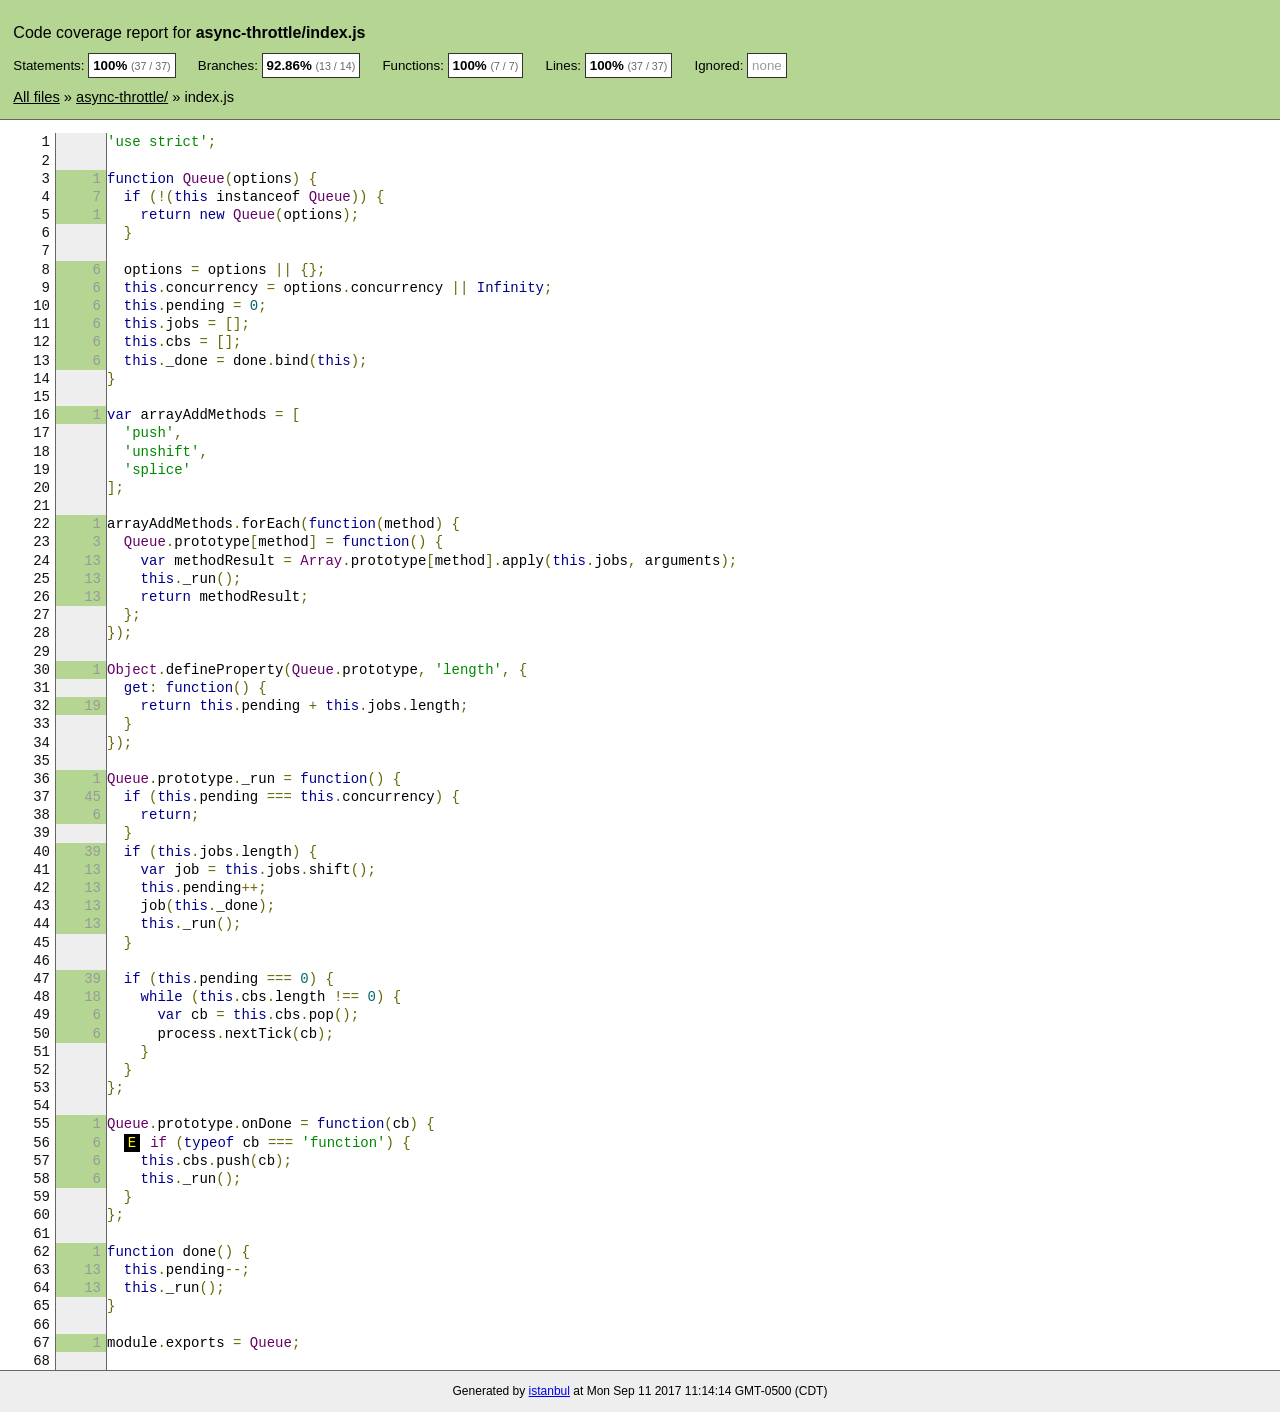
<file: node_modules/async-limiter/coverage/lcov-report/async-throttle/index.js.html>
<!doctype html>
<html lang="en">
<head>
    <title>Code coverage report for async-throttle/index.js</title>
    <meta charset="utf-8">
    <link rel="stylesheet" href="../prettify.css">
    <link rel="stylesheet" href="../base.css">
    <style type='text/css'>
        div.coverage-summary .sorter {
            background-image: url(../sort-arrow-sprite.png);
        }
    </style>
</head>
<body>
<div class="header high">
    <h1>Code coverage report for <span class="entity">async-throttle/index.js</span></h1>
    <h2>
        Statements: <span class="metric">100% <small>(37 / 37)</small></span> &nbsp;&nbsp;&nbsp;&nbsp;
        Branches: <span class="metric">92.86% <small>(13 / 14)</small></span> &nbsp;&nbsp;&nbsp;&nbsp;
        Functions: <span class="metric">100% <small>(7 / 7)</small></span> &nbsp;&nbsp;&nbsp;&nbsp;
        Lines: <span class="metric">100% <small>(37 / 37)</small></span> &nbsp;&nbsp;&nbsp;&nbsp;
        Ignored: <span class="metric"><span class="ignore-none">none</span></span> &nbsp;&nbsp;&nbsp;&nbsp;
    </h2>
    <div class="path"><a href="../index.html">All files</a> &#187; <a href="index.html">async-throttle/</a> &#187; index.js</div>
</div>
<div class="body">
<pre><table class="coverage">
<tr><td class="line-count">1
2
3
4
5
6
7
8
9
10
11
12
13
14
15
16
17
18
19
20
21
22
23
24
25
26
27
28
29
30
31
32
33
34
35
36
37
38
39
40
41
42
43
44
45
46
47
48
49
50
51
52
53
54
55
56
57
58
59
60
61
62
63
64
65
66
67
68</td><td class="line-coverage"><span class="cline-any cline-neutral">&nbsp;</span>
<span class="cline-any cline-neutral">&nbsp;</span>
<span class="cline-any cline-yes">1</span>
<span class="cline-any cline-yes">7</span>
<span class="cline-any cline-yes">1</span>
<span class="cline-any cline-neutral">&nbsp;</span>
<span class="cline-any cline-neutral">&nbsp;</span>
<span class="cline-any cline-yes">6</span>
<span class="cline-any cline-yes">6</span>
<span class="cline-any cline-yes">6</span>
<span class="cline-any cline-yes">6</span>
<span class="cline-any cline-yes">6</span>
<span class="cline-any cline-yes">6</span>
<span class="cline-any cline-neutral">&nbsp;</span>
<span class="cline-any cline-neutral">&nbsp;</span>
<span class="cline-any cline-yes">1</span>
<span class="cline-any cline-neutral">&nbsp;</span>
<span class="cline-any cline-neutral">&nbsp;</span>
<span class="cline-any cline-neutral">&nbsp;</span>
<span class="cline-any cline-neutral">&nbsp;</span>
<span class="cline-any cline-neutral">&nbsp;</span>
<span class="cline-any cline-yes">1</span>
<span class="cline-any cline-yes">3</span>
<span class="cline-any cline-yes">13</span>
<span class="cline-any cline-yes">13</span>
<span class="cline-any cline-yes">13</span>
<span class="cline-any cline-neutral">&nbsp;</span>
<span class="cline-any cline-neutral">&nbsp;</span>
<span class="cline-any cline-neutral">&nbsp;</span>
<span class="cline-any cline-yes">1</span>
<span class="cline-any cline-neutral">&nbsp;</span>
<span class="cline-any cline-yes">19</span>
<span class="cline-any cline-neutral">&nbsp;</span>
<span class="cline-any cline-neutral">&nbsp;</span>
<span class="cline-any cline-neutral">&nbsp;</span>
<span class="cline-any cline-yes">1</span>
<span class="cline-any cline-yes">45</span>
<span class="cline-any cline-yes">6</span>
<span class="cline-any cline-neutral">&nbsp;</span>
<span class="cline-any cline-yes">39</span>
<span class="cline-any cline-yes">13</span>
<span class="cline-any cline-yes">13</span>
<span class="cline-any cline-yes">13</span>
<span class="cline-any cline-yes">13</span>
<span class="cline-any cline-neutral">&nbsp;</span>
<span class="cline-any cline-neutral">&nbsp;</span>
<span class="cline-any cline-yes">39</span>
<span class="cline-any cline-yes">18</span>
<span class="cline-any cline-yes">6</span>
<span class="cline-any cline-yes">6</span>
<span class="cline-any cline-neutral">&nbsp;</span>
<span class="cline-any cline-neutral">&nbsp;</span>
<span class="cline-any cline-neutral">&nbsp;</span>
<span class="cline-any cline-neutral">&nbsp;</span>
<span class="cline-any cline-yes">1</span>
<span class="cline-any cline-yes">6</span>
<span class="cline-any cline-yes">6</span>
<span class="cline-any cline-yes">6</span>
<span class="cline-any cline-neutral">&nbsp;</span>
<span class="cline-any cline-neutral">&nbsp;</span>
<span class="cline-any cline-neutral">&nbsp;</span>
<span class="cline-any cline-yes">1</span>
<span class="cline-any cline-yes">13</span>
<span class="cline-any cline-yes">13</span>
<span class="cline-any cline-neutral">&nbsp;</span>
<span class="cline-any cline-neutral">&nbsp;</span>
<span class="cline-any cline-yes">1</span>
<span class="cline-any cline-neutral">&nbsp;</span></td><td class="text"><pre class="prettyprint lang-js">'use strict';
&nbsp;
function Queue(options) {
  if (!(this instanceof Queue)) {
    return new Queue(options);
  }
&nbsp;
  options = options || {};
  this.concurrency = options.concurrency || Infinity;
  this.pending = 0;
  this.jobs = [];
  this.cbs = [];
  this._done = done.bind(this);
}
&nbsp;
var arrayAddMethods = [
  'push',
  'unshift',
  'splice'
];
&nbsp;
arrayAddMethods.forEach(function(method) {
  Queue.prototype[method] = function() {
    var methodResult = Array.prototype[method].apply(this.jobs, arguments);
    this._run();
    return methodResult;
  };
});
&nbsp;
Object.defineProperty(Queue.prototype, 'length', {
  get: function() {
    return this.pending + this.jobs.length;
  }
});
&nbsp;
Queue.prototype._run = function() {
  if (this.pending === this.concurrency) {
    return;
  }
  if (this.jobs.length) {
    var job = this.jobs.shift();
    this.pending++;
    job(this._done);
    this._run();
  }
&nbsp;
  if (this.pending === 0) {
    while (this.cbs.length !== 0) {
      var cb = this.cbs.pop();
      process.nextTick(cb);
    }
  }
};
&nbsp;
Queue.prototype.onDone = function(cb) {
  <span class="missing-if-branch" title="else path not taken" >E</span>if (typeof cb === 'function') {
    this.cbs.push(cb);
    this._run();
  }
};
&nbsp;
function done() {
  this.pending--;
  this._run();
}
&nbsp;
module.exports = Queue;
&nbsp;</pre></td></tr>
</table></pre>

</div>
<div class="footer">
    <div class="meta">Generated by <a href="http://istanbul-js.org/" target="_blank">istanbul</a> at Mon Sep 11 2017 11:14:14 GMT-0500 (CDT)</div>
</div>
<script src="../prettify.js"></script>
<script>
window.onload = function () {
        if (typeof prettyPrint === 'function') {
            prettyPrint();
        }
};
</script>
<script src="../sorter.js"></script>
</body>
</html>
</file>
<file: index.css>
.button, .panel{
    background-color: #000000;
    color: white;
    padding: 15px 32px;
    text-align: center;
    text-decoration: none;
    display: inline-block;
    font-size: 16px;
    border-radius: 5px;
}
.button.attack{
	margin: 10px 28px;
	padding: 50px 75px;
	width: 250px
}
#hidden_content {
	display: block;
}

.link {
	font-size: 18px;
	text-align: center;

}

.container {
	width: 100%;
	border: 1px solid black;
	overflow: auto;
	float: left;
}
.container.collumS {
	width: 18%;
	padding: 5px;
}
.container.collumM {
	width: 64%;
	padding: 5px
}
.row:after {
    content: "";
    display: table;
    clear: both;
}


body {
  margin: 0;
}

.header {
    background-color: #f1f1f1;
    padding: 10px;
	border: 1px solid black;
	
}
.footer {
    background-color: #F1F1F1;
    text-align: center;
    padding: 10px;
}

.nav {
    float: right;
    max-width: 160px;
    margin: 0;
    padding: 1em;
}
.article {
    border-left: 1px solid gray;
    padding: 1em;
    overflow: hidden;
	text-align: center;
}
</file>
<file: align.css>
.goRight {
	float: right;
}

.goRightText {
	text-align: right;
}

.stayCenter {
	text-align: center;
}
</file>
<file: node_modules/async-limiter/coverage/lcov-report/prettify.css>
.pln{color:#000}@media screen{.str{color:#080}.kwd{color:#008}.com{color:#800}.typ{color:#606}.lit{color:#066}.pun,.opn,.clo{color:#660}.tag{color:#008}.atn{color:#606}.atv{color:#080}.dec,.var{color:#606}.fun{color:red}}@media print,projection{.str{color:#060}.kwd{color:#006;font-weight:bold}.com{color:#600;font-style:italic}.typ{color:#404;font-weight:bold}.lit{color:#044}.pun,.opn,.clo{color:#440}.tag{color:#006;font-weight:bold}.atn{color:#404}.atv{color:#060}}pre.prettyprint{padding:2px;border:1px solid #888}ol.linenums{margin-top:0;margin-bottom:0}li.L0,li.L1,li.L2,li.L3,li.L5,li.L6,li.L7,li.L8{list-style-type:none}li.L1,li.L3,li.L5,li.L7,li.L9{background:#eee}
</file>
<file: node_modules/async-limiter/coverage/lcov-report/base.css>
body, html {
    margin:0; padding: 0;
}
body {
    font-family: Helvetica Neue, Helvetica,Arial;
    font-size: 10pt;
}
div.header, div.footer {
    background: #eee;
    padding: 1em;
}
div.header {
    z-index: 100;
    position: fixed;
    top: 0;
    border-bottom: 1px solid #666;
    width: 100%;
}
div.footer {
    border-top: 1px solid #666;
}
div.body {
    margin-top: 10em;
}
div.meta {
    font-size: 90%;
    text-align: center;
}
h1, h2, h3 {
    font-weight: normal;
}
h1 {
    font-size: 12pt;
}
h2 {
    font-size: 10pt;
}
pre {
    font-family: Consolas, Menlo, Monaco, monospace;
    margin: 0;
    padding: 0;
    line-height: 1.3;
    font-size: 14px;
    -moz-tab-size: 2;
    -o-tab-size:  2;
    tab-size: 2;
}

div.path { font-size: 110%; }
div.path a:link, div.path a:visited { color: #000; }
table.coverage { border-collapse: collapse; margin:0; padding: 0 }

table.coverage td {
    margin: 0;
    padding: 0;
    color: #111;
    vertical-align: top;
}
table.coverage td.line-count {
    width: 50px;
    text-align: right;
    padding-right: 5px;
}
table.coverage td.line-coverage {
    color: #777 !important;
    text-align: right;
    border-left: 1px solid #666;
    border-right: 1px solid #666;
}

table.coverage td.text {
}

table.coverage td span.cline-any {
    display: inline-block;
    padding: 0 5px;
    width: 40px;
}
table.coverage td span.cline-neutral {
    background: #eee;
}
table.coverage td span.cline-yes {
    background: #b5d592;
    color: #999;
}
table.coverage td span.cline-no {
    background: #fc8c84;
}

.cstat-yes { color: #111; }
.cstat-no { background: #fc8c84; color: #111; }
.fstat-no { background: #ffc520; color: #111 !important; }
.cbranch-no { background:  yellow !important; color: #111; }

.cstat-skip { background: #ddd; color: #111; }
.fstat-skip { background: #ddd; color: #111 !important; }
.cbranch-skip { background: #ddd !important; color: #111; }

.missing-if-branch {
    display: inline-block;
    margin-right: 10px;
    position: relative;
    padding: 0 4px;
    background: black;
    color: yellow;
}

.skip-if-branch {
    display: none;
    margin-right: 10px;
    position: relative;
    padding: 0 4px;
    background: #ccc;
    color: white;
}

.missing-if-branch .typ, .skip-if-branch .typ {
    color: inherit !important;
}

.entity, .metric { font-weight: bold; }
.metric { display: inline-block; border: 1px solid #333; padding: 0.3em; background: white; }
.metric small { font-size: 80%; font-weight: normal; color: #666; }

div.coverage-summary table { border-collapse: collapse; margin: 3em; font-size: 110%; }
div.coverage-summary td, div.coverage-summary table  th { margin: 0; padding: 0.25em 1em; border-top: 1px solid #666; border-bottom: 1px solid #666; }
div.coverage-summary th { text-align: left; border: 1px solid #666; background: #eee; font-weight: normal; }
div.coverage-summary th.file { border-right: none !important; }
div.coverage-summary th.pic { border-left: none !important; text-align: right; }
div.coverage-summary th.pct { border-right: none !important; }
div.coverage-summary th.abs { border-left: none !important; text-align: right; }
div.coverage-summary td.pct { text-align: right; border-left: 1px solid #666; }
div.coverage-summary td.abs { text-align: right; font-size: 90%; color: #444; border-right: 1px solid #666; }
div.coverage-summary td.file { border-left: 1px solid #666; white-space: nowrap;  }
div.coverage-summary td.pic { min-width: 120px !important;  }
div.coverage-summary a:link { text-decoration: none; color: #000; }
div.coverage-summary a:visited { text-decoration: none; color: #777; }
div.coverage-summary a:hover { text-decoration: underline; }
div.coverage-summary tfoot td { border-top: 1px solid #666; }

div.coverage-summary .sorter {
    height: 10px;
    width: 7px;
    display: inline-block;
    margin-left: 0.5em;
    background: url(sort-arrow-sprite.png) no-repeat scroll 0 0 transparent;
}
div.coverage-summary .sorted .sorter {
    background-position: 0 -20px;
}
div.coverage-summary .sorted-desc .sorter {
    background-position: 0 -10px;
}

.high { background: #b5d592 !important; }
.medium { background: #ffe87c !important; }
.low { background: #fc8c84 !important; }

span.cover-fill, span.cover-empty {
    display:inline-block;
    border:1px solid #444;
    background: white;
    height: 12px;
}
span.cover-fill {
    background: #ccc;
    border-right: 1px solid #444;
}
span.cover-empty {
    background: white;
    border-left: none;
}
span.cover-full {
    border-right: none !important;
}
pre.prettyprint {
    border: none !important;
    padding: 0 !important;
    margin: 0 !important;
}
.com { color: #999 !important; }
.ignore-none { color: #999; font-weight: normal; }
</file>
